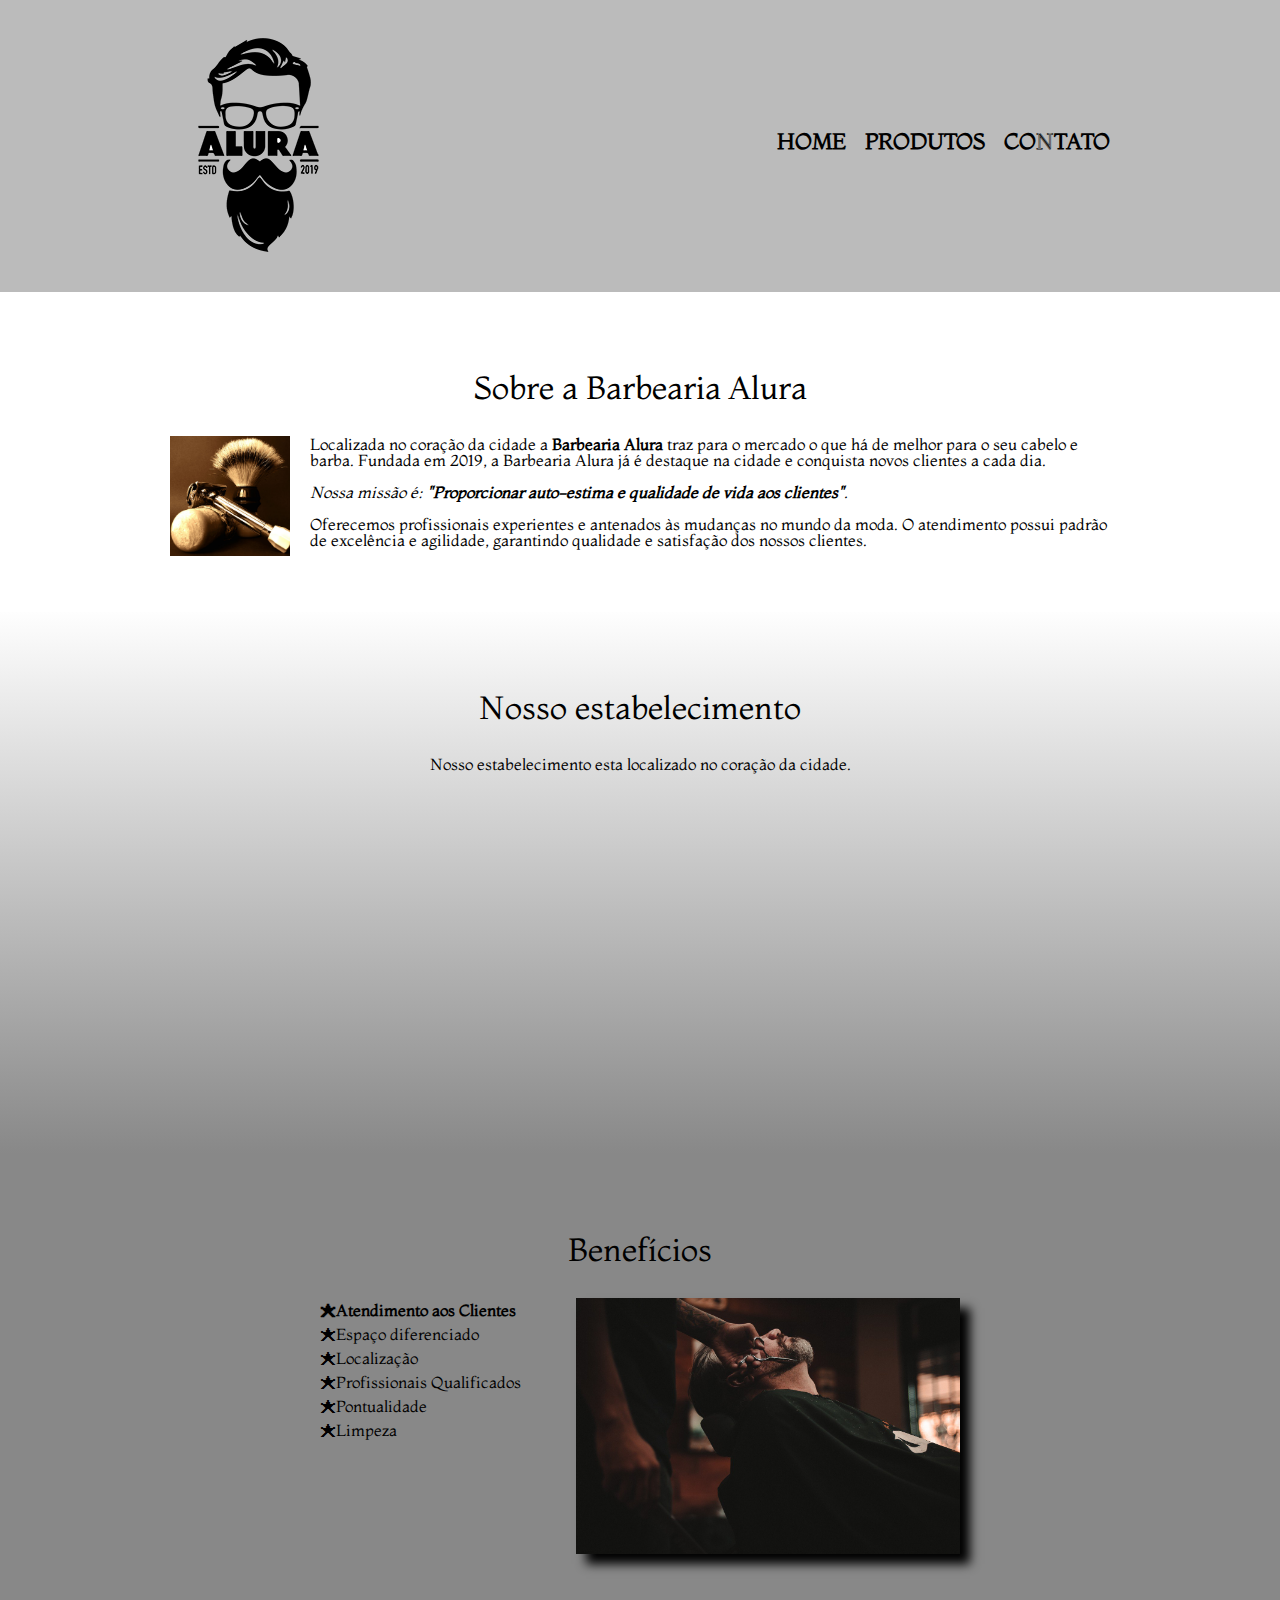
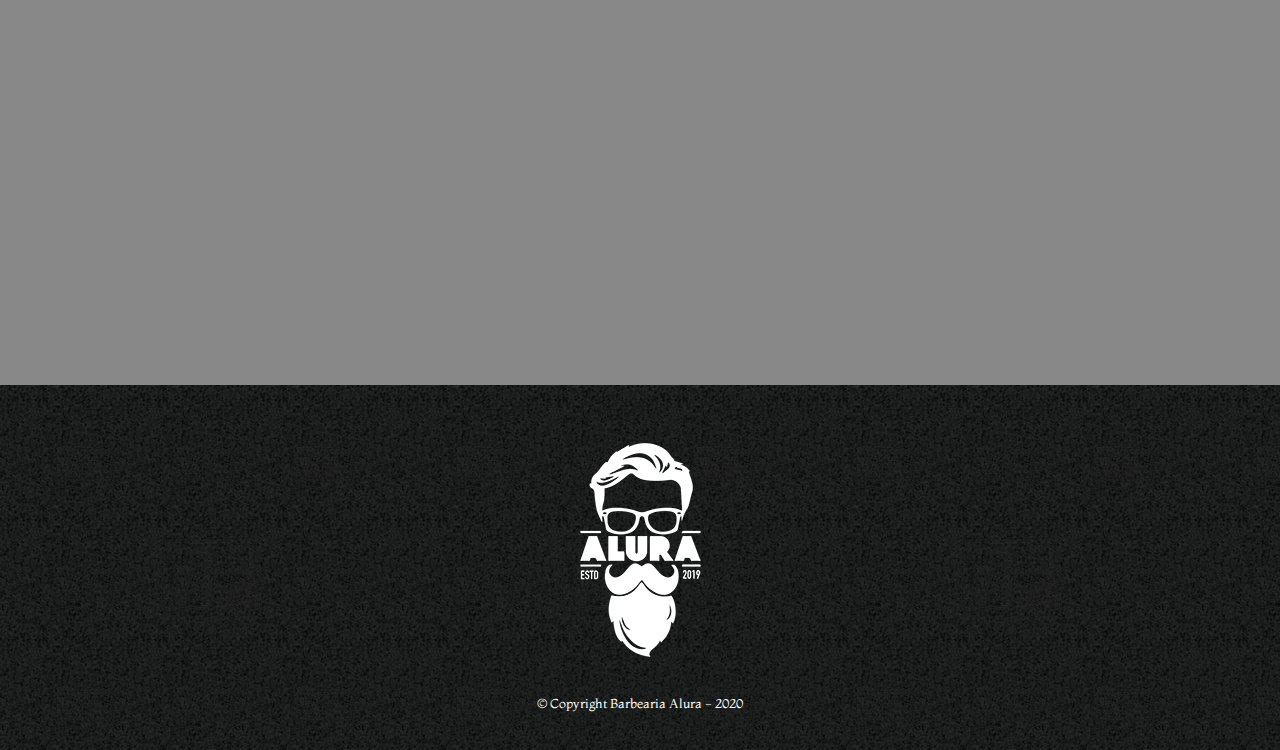
<file: Parte 1 - HTML e CSS/index.html>
<!DOCTYPE html>
<html lang="pt-br">
	<head>
		<meta charset="UTF-8">
		<meta name="viewport" content="width=device-width">
		<title>Barbearia Alura</title>


		<link rel="stylesheet" href="./css/reset.css">
		<link rel="stylesheet" href="./css/style.css">
		<link rel="preconnect" href="https://fonts.gstatic.com">
		<link rel="preconnect" href="https://fonts.gstatic.com">
		<link href="https://fonts.googleapis.com/css2?family=Montaga&display=swap" rel="stylesheet">
	</head>

	<body>
		<header>
			<div class="caixa">
				<h1><img src="./src/logo.png"></h1>

				<nav>
					<ul>
						<li><a href="index.html">Home</a></li>
						<li><a href="produtos.html">Produtos</a></li>
						<li><a href="contato.html">Contato</a></li>
					</ul>
				</nav>
			</div>
		</header>

		<main>
			<section class="principal">
				<h2 class="titulo-principal">Sobre a Barbearia Alura</h2>
				
				<img class="utensilios" src="./src/utensilios.jpg" alt="Utensilios de um barbeiro.">
				<p>Localizada no coração da cidade a <strong>Barbearia Alura</strong> traz para o mercado o que há de melhor para o seu cabelo e barba. Fundada em 2019, a Barbearia Alura já é destaque na cidade e conquista novos clientes a cada dia.</p>
	
				<p id="missao"><em>Nossa missão é: <strong>"Proporcionar auto-estima e qualidade de vida aos clientes"</strong>.</em></p>
	
				<p>Oferecemos profissionais experientes e antenados às mudanças no mundo da moda. O atendimento possui padrão de excelência e agilidade, garantindo qualidade e satisfação dos nossos clientes.</p>
			</section>

			<section class="mapa">
				<h3 class="titulo-principal">Nosso estabelecimento</h3>
				<p>Nosso estabelecimento esta localizado no coração da cidade.</p>

				<div class="mapa-conteudo">
					<iframe src="https://www.google.com/maps/embed?pb=!1m18!1m12!1m3!1d3656.4485981308358!2d-46.63465338445322!3d-23.588239368471914!2m3!1f0!2f0!3f0!3m2!1i1024!2i768!4f13.1!3m3!1m2!1s0x94ce5a2b2ed7f3a1%3A0xab35da2f5ca62674!2sCaelum%20-%20Escola%20de%20Tecnologia!5e0!3m2!1spt-BR!2sbr!4v1606758530000!5m2!1spt-BR!2sbr" width="100%" height="300" frameborder="0" style="border:0;" allowfullscreen="" aria-hidden="false" tabindex="0"></iframe>
				</div>
				
			</section>
	
			<section class="beneficios">
				<h3 class="titulo-principal">Benefícios</h3>

				<div class="conteudo-beneficios">
					<ul class="lista-beneficios">
						<li class="itens">Atendimento aos Clientes</li>
						<li class="itens">Espaço diferenciado</li>
						<li class="itens">Localização</li>
						<li class="itens">Profissionais Qualificados</li>
						<li class="itens">Pontualidade</li>
						<li class="itens">Limpeza</li>
					</ul><img src="./src/beneficios.jpg" class="imagem-beneficios">
				</div>
				<div class="video">
					<iframe width="100%" height="315" src="https://www.youtube.com/embed/wcVVXUV0YUY" frameborder="0" allow="accelerometer; autoplay; encrypted-media; gyroscope; picture-in-picture" allowfullscreen></iframe>
				</div>
			</section>
		</main>

		<footer>
			<img src="./src/logo-branco.png">
			<p class="copyright">&copy; Copyright Barbearia Alura - 2020</p>
		</footer>
	</body>
</html>
</file>
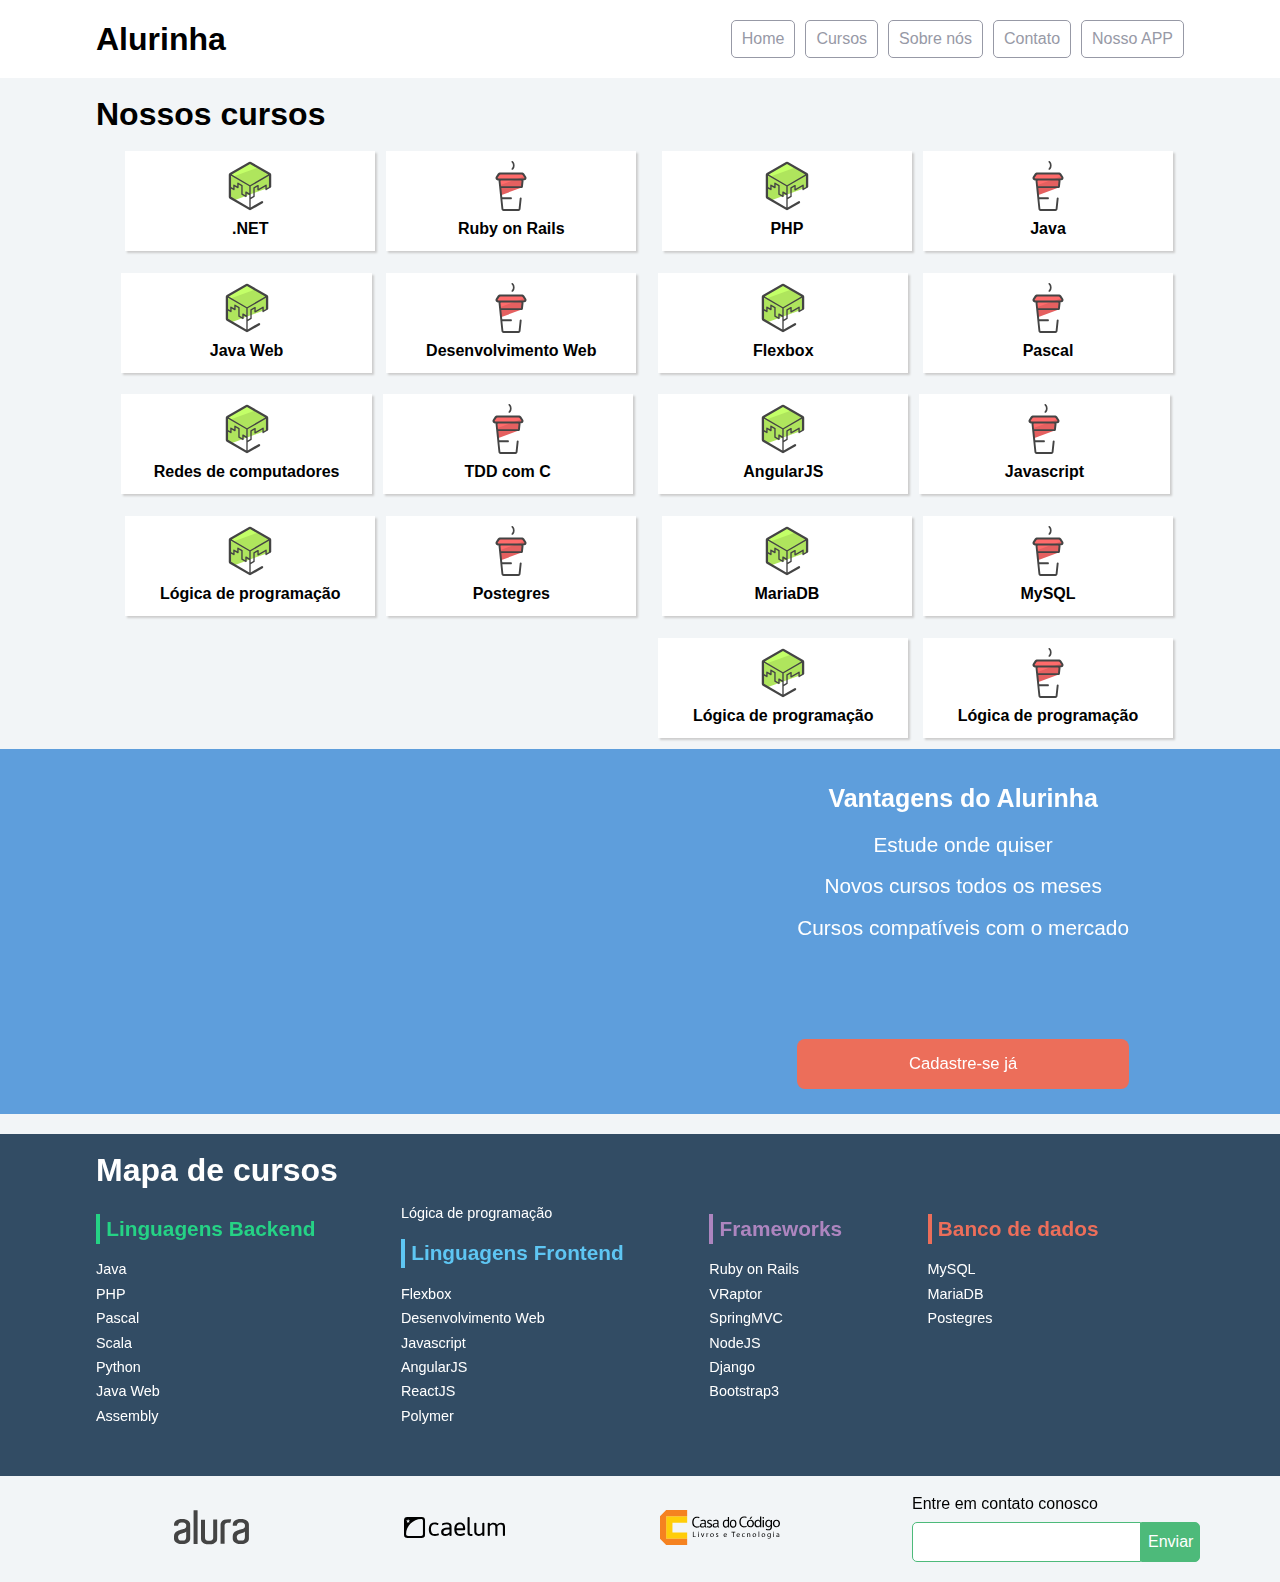
<file: Parte 4 - Flexbox - Posicione elementos na tela/index.html>
<!doctype html>
<html>
<head>
	<meta charset="utf-8">
	<meta name="viewport" content="width=device-width, initial-scale=1">
	<title>Alurinha | Cursos online</title>
	<link rel="stylesheet" href="css/reset.css">
	<link rel="stylesheet" href="css/style.css">
	<link rel="stylesheet" href="css/flexbox.css">
</head>
<body>

	<header class="cabecalhoPrincipal">
		<div class="container">
			<h1 class="cabecalhoPrincipal-titulo">
				<a href="#">Alurinha</a>
			</h1>

			<nav class="cabecalhoPrincipal-nav">
				<a class="cabecalhoPrincipal-nav-link" href="#">Home</a>
				<a class="cabecalhoPrincipal-nav-link" href="#">Cursos</a>
				<a class="cabecalhoPrincipal-nav-link" href="#">Sobre nós</a>
				<a class="cabecalhoPrincipal-nav-link" href="#">Contato</a>
				<a class="cabecalhoPrincipal-nav-link cabecalhoPrincipal-nav-link-app" href="#">Nosso APP</a>
			</nav>
		</div>

	</header>

	<main class="conteudoPrincipal">
		<div class="container">
			<h2 class="subtitulo">Nossos cursos</h2>

			<nav>
				<ul class="conteudoPrincipal-cursos">
					<li class="conteudoPrincipal-cursos-link"><a href="#">Java</a></li>
					<li class="conteudoPrincipal-cursos-link"><a href="#">PHP</a></li>
					<li class="conteudoPrincipal-cursos-link"><a href="#">Ruby on Rails</a></li>
					<li class="conteudoPrincipal-cursos-link"><a href="#">.NET</a></li>
					<li class="conteudoPrincipal-cursos-link"><a href="#">Pascal</a></li>
					<li class="conteudoPrincipal-cursos-link"><a href="#">Flexbox</a></li>
					<li class="conteudoPrincipal-cursos-link"><a href="#">Desenvolvimento Web</a></li>
					<li class="conteudoPrincipal-cursos-link"><a href="#">Java Web</a></li>
					<li class="conteudoPrincipal-cursos-link"><a href="#">Javascript</a></li>
					<li class="conteudoPrincipal-cursos-link"><a href="#">AngularJS</a></li>
					<li class="conteudoPrincipal-cursos-link"><a href="#">TDD com C</a></li>
					<li class="conteudoPrincipal-cursos-link"><a href="#">Redes de computadores</a></li>
					<li class="conteudoPrincipal-cursos-link"><a href="#">MySQL</a></li>
					<li class="conteudoPrincipal-cursos-link"><a href="#">MariaDB</a></li>
					<li class="conteudoPrincipal-cursos-link"><a href="#">Postegres</a></li>
					<li class="conteudoPrincipal-cursos-link"><a href="#">Lógica de programação</a></li>
					<li class="conteudoPrincipal-cursos-link"><a href="#">Lógica de programação</a></li>
					<li class="conteudoPrincipal-cursos-link"><a href="#">Lógica de programação</a></li>
				</ul>
			</nav>
		</div>

		<section class="videoSobre">
			<div class="container">
				<iframe class="videoSobre-video" width="560" height="315" src="https://www.youtube.com/embed/bIlOsJzBVaY?list=PLh2Y_pKOa4UcF1BYPJR3EIMRi3nWAUxIp" frameborder="0" allowfullscreen></iframe>
				
				<div class="videoSobre-sobre">
					<h2 class="videoSobre-sobre-title">Vantagens do Alurinha</h2>
					<ul class="videoSobre-sobre-list">
						<li class="videoSobre-sobre-item">Estude onde quiser</li>
						<li class="videoSobre-sobre-item">Novos cursos todos os meses</li>
						<li class="videoSobre-sobre-item">Cursos compatíveis com o mercado</li>
					</ul>
					<button class="videoSobre-button">Cadastre-se já</button>
				</div>
			</div>
		</section>

	</main>

	<footer class="rodapePrincipal">
		<div class="container">

			<section class="rodapePrincipal-navMap">
				<h3 class="subtitulo">Mapa de cursos</h3>
				<nav class="rodapePrincipal-navMap-list">

					<h4 class="navmap-list-title navmap-list-title-backend">Linguagens Backend</h4>
					<a class="rodapePrincipal-navMap-link" href="#">Java</a>
					<a class="rodapePrincipal-navMap-link" href="#">PHP</a>
					<a class="rodapePrincipal-navMap-link" href="#">Pascal</a>
					<a class="rodapePrincipal-navMap-link" href="#">Scala</a>
					<a class="rodapePrincipal-navMap-link" href="#">Python</a>
					<a class="rodapePrincipal-navMap-link" href="#">Java Web</a>
					<a class="rodapePrincipal-navMap-link" href="#">Assembly</a>
					<a class="rodapePrincipal-navMap-link" href="#">Lógica de programação</a>

					<h4 class="navmap-list-title navmap-list-title-frontend">Linguagens Frontend</h4>
					<a class="rodapePrincipal-navMap-link" href="#">Flexbox</a>
					<a class="rodapePrincipal-navMap-link" href="#">Desenvolvimento Web</a>
					<a class="rodapePrincipal-navMap-link" href="#">Javascript</a>
					<a class="rodapePrincipal-navMap-link" href="#">AngularJS</a>
					<a class="rodapePrincipal-navMap-link" href="#">ReactJS</a>
					<a class="rodapePrincipal-navMap-link" href="#">Polymer</a>
					
					<h4 class="navmap-list-title navmap-list-title-framework">Frameworks</h4>
					<a class="rodapePrincipal-navMap-link" href="#">Ruby on Rails</a>
					<a class="rodapePrincipal-navMap-link" href="#">VRaptor</a>
					<a class="rodapePrincipal-navMap-link" href="#">SpringMVC</a>
					<a class="rodapePrincipal-navMap-link" href="#">NodeJS</a>
					<a class="rodapePrincipal-navMap-link" href="#">Django</a>
					<a class="rodapePrincipal-navMap-link" href="#">Bootstrap3</a>

					<h4 class="navmap-list-title navmap-list-title-bancoDeDados">Banco de dados</h4>
					<a class="rodapePrincipal-navMap-link" href="#">MySQL</a>
					<a class="rodapePrincipal-navMap-link" href="#">MariaDB</a>
					<a class="rodapePrincipal-navMap-link" href="#">Postegres</a>

				</nav>
			</section>

		</div>

		<section class="rodapePrincipal-patrocinadores">
			<div class="container">
				<ul class="rodapePrincipal-patrocinadores-list">
					<li>
						<a class="rodapePrincipal-patrocinadores-list-link patrocinadores-list-link-alura" href="#">
							<img src="img/logos/alura.svg" alt="Logo da Alura">
						</a>
					</li>
					<li>
						<a class="rodapePrincipal-patrocinadores-list-link patrocinadores-list-link-caelum" href="#">
							<img src="img/logos/caelum.svg" alt="Logo da Caelum">
						</a>
					</li>
					<li>
						<a class="rodapePrincipal-patrocinadores-list-link patrocinadores-list-link-casaDoCodigo" href="#">
							<img src="img/logos/cdc.svg" alt="Logo da Casa do Código">
						</a>
					</li>
				</ul>
				<form class="rodapePrincipal-contatoForm" action="#">
					<fieldset>
						<legend class="rodapePrincipal-contatoForm-legend" for="email-contato">Entre em contato conosco</legend>
						<div class="rodapePrincipal-contatoForm-fieldset"> 
							<input class="rodapePrincipal-contatoForm-emailInput" type="email" name="email-contato" id="email-contato">
							<button class="rodapePrincipal-contatoForm-submit" type="submit">Enviar</button>
						</div>
					</fieldset>
				</form>
			</div>
		</section>
	</footer>

</body>
</html>
</file>
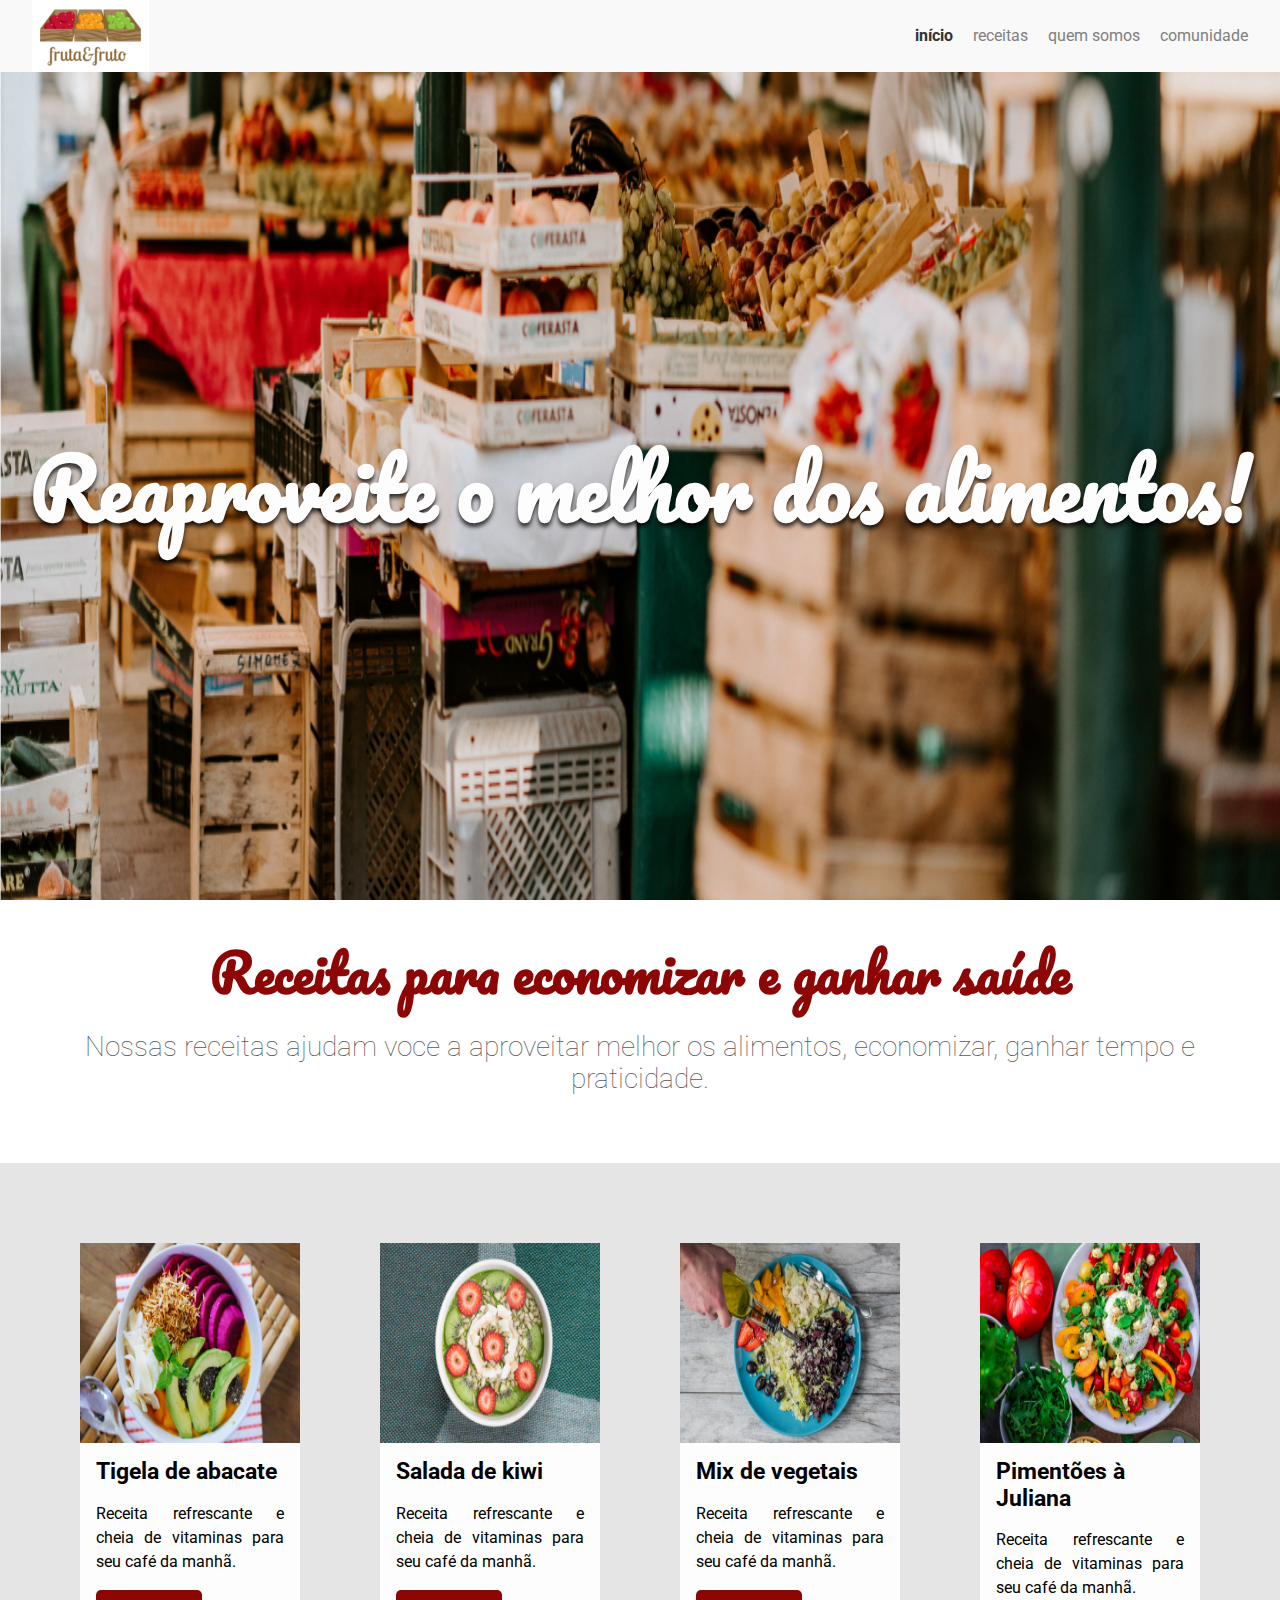
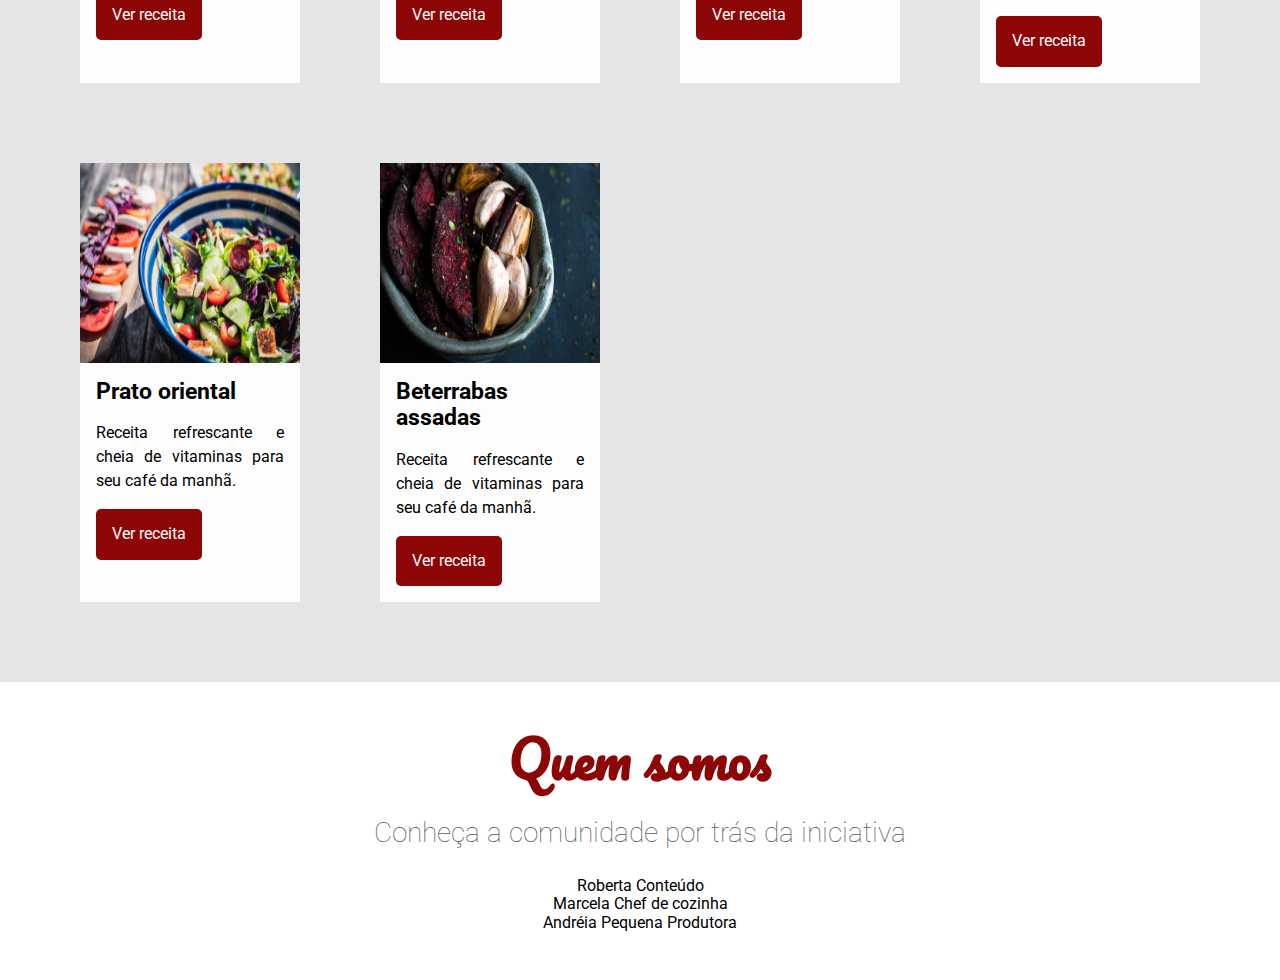
<file: Parte 6 - Arquitetura CSS/index.html>
<!DOCTYPE html>
<html lang="pt-BR">
    <head>
        <link href="https://fonts.googleapis.com/css?family=Pacifico|Roboto:100,300,400,500,700,900" rel="stylesheet" />
        <meta charset="UTF-8" />
        <meta name="viewport" content="width=device-width, initial-scale=1.0" />
        <meta http-equiv="X-UA-Compatible" content="ie=edge" />
        <title>Fruta & Fruto</title>
        <link href="./assets/css/normalize.css" rel="stylesheet" />
        <link href="./assets/css/reset.css" rel="stylesheet" />
        <link rel="stylesheet" href="./assets/css/cabecalho.css">
        <link rel="stylesheet" href="./assets/css/menu/menu-item.css">
        <link rel="stylesheet" href="./assets/css/menu/menu-lista.css">
        <link rel="stylesheet" href="./assets/css/menu/menu-link.css">
        <link rel="stylesheet" href="./assets/css/banner/banner-imagem.css">
        <link rel="stylesheet" href="./assets/css/banner/banner-titulo.css">
        <link rel="stylesheet" href="./assets/css/banner/banner.css">
        <link rel="stylesheet" href="./assets/css/sobre/sobre.css">
        <link rel="stylesheet" href="./assets/css/sobre/sobre-titulo.css">
        <link rel="stylesheet" href="./assets/css/sobre/sobre-descricao.css">
        <link rel="stylesheet" href="./assets/css/receitas/receitas.css">
        <link rel="stylesheet" href="./assets/css/receitas/receita.css">
        <link rel="stylesheet" href="./assets/css/receitas/receita-titulo.css">
        <link rel="stylesheet" href="./assets/css/receitas/receita-descricao.css">
        <link rel="stylesheet" href="./assets/css/receitas/receita-imagem.css">
        <link rel="stylesheet" href="./assets/css/receitas/receita-conteudo.css">
        <link rel="stylesheet" href="./assets/css/receitas/receita-botao.css">
        <link rel="stylesheet" href="./assets/css/receitas/receita-titulo.css">
        <link rel="stylesheet" href="./assets/css/quemSomos/quemSomos.css">
        <link rel="stylesheet" href="./assets/css/quemSomos/quemSomos-descricao.css">
        <link rel="stylesheet" href="./assets/css/quemSomos/quemSomos-titulo.css">

    </head>
    <body>
        <header class="cabecalho">
            <img class="logo" src="./assets/img/logo.jpg" alt="Fruta e Fruto">
            <nav class="menu">
                <ul class="menu__lista">
                    <li class="menu__item"><a class="menu__link ativo"  href="">Início</a></li>
                    <li class="menu__item"><a class="menu__link" href="#">Receitas</a></li>
                    <li class="menu__item"><a class="menu__link" href="#">Quem somos</a></li>
                    <li class="menu__item"><a class="menu__link" href="#">Comunidade</a></li>
                </ul>
            </nav>
        </header>

        <section class="banner">
            <img class="banner__imagem" src="./assets/img/banner.jpg">
            <h2 class="banner__titulo">Reaproveite o melhor dos alimentos!</h2>
        </section>

        <section class="sobre">
            <h2 class="sobre__titulo">Receitas para economizar e ganhar saúde</h2>
            <p class="sobre__descricao">Nossas receitas ajudam voce a aproveitar melhor os alimentos, economizar, ganhar tempo e praticidade.</p>
        </section>

        <section class="receitas">
            <div class="receita">
                <img alt="Tigela de abacate" class="receita__imagem" src="./assets/img/receitas/tigela-de-abacate.jpg" />
                <div class="receita__conteudo">
                    <h4 class="receita__titulo">Tigela de abacate</h4>
                    <p class="receita__descricao">Receita refrescante e cheia de vitaminas para seu café da manhã.</p>
                    <button class="receita__botao">Ver receita</button>
                </div>
            </div>
            <div class="receita">
                <img alt="Salada de kiwi" class="receita__imagem" src="./assets/img/receitas/salada-de-kiwi.jpg" />
                <div class="receita__conteudo">
                    <h4 class="receita__titulo">Salada de kiwi</h4>
                    <p class="receita__descricao">Receita refrescante e cheia de vitaminas para seu café da manhã.</p>
                    <button class="receita__botao">Ver receita</button>
                </div>
            </div>
            <div class="receita">
                <img alt="Mix de vegetais" class="receita__imagem" src="./assets/img/receitas/mix-de-vegetais.jpg" />
                <div class="receita__conteudo">
                    <h4 class="receita__titulo">Mix de vegetais</h4>
                    <p class="receita__descricao">Receita refrescante e cheia de vitaminas para seu café da manhã.</p>
                    <button class="receita__botao">Ver receita</button>
                </div>
            </div>
            <div class="receita">
                <img alt="Pimentões à Juliana" class="receita__imagem" src="./assets/img/receitas/pimentoes-a-juliana.jpg" />
                <div class="receita__conteudo">
                    <h4 class="receita__titulo">Pimentões à Juliana</h4>
                    <p class="receita__descricao">Receita refrescante e cheia de vitaminas para seu café da manhã.</p>
                    <button class="receita__botao">Ver receita</button>
                </div>
            </div>
            <div class="receita">
                <img alt="Prato oriental" class="receita__imagem" src="./assets/img/receitas/prato-oriental.jpg" />
                <div class="receita__conteudo">
                    <h4 class="receita__titulo">Prato oriental</h4>
                    <p class="receita__descricao">Receita refrescante e cheia de vitaminas para seu café da manhã.</p>
                    <button class="receita__botao">Ver receita</button>
                </div>
            </div>
            <div class="receita">
                <img alt="Beterrabas assadas" class="receita__imagem" src="./assets/img/receitas/beterrabas-assadas.jpg" />
                <div class="receita__conteudo">
                    <h4 class="receita__titulo">Beterrabas assadas</h4>
                    <p class="receita__descricao">Receita refrescante e cheia de vitaminas para seu café da manhã.</p>
                    <button class="receita__botao">Ver receita</button>
                </div>
            </div>
        </section>

        <section class="quem-somos">
            <h3 class="quem-somos__titulo">Quem somos</h3>
            <p class="quem-somos__descricao">Conheça a comunidade por trás da iniciativa</p>
            <div class="pessoas">
                <div class="pessoa">
                    <div class="pessoa__imagem pessoa__imagem--roberta"></div>
                    <span class="pessoa__nome">Roberta</span>
                    <span class="pessoa__funcao">Conteúdo</span>
                </div>
                <div class="pessoa">
                    <div class="pessoa__imagem pessoa__imagem--marcela"></div>
                    <span class="pessoa__nome">Marcela</span>
                    <span class="pessoa__funcao">Chef de cozinha</span>
                </div>
                <div class="pessoa">
                    <div class="pessoa__imagem pessoa__imagem--andreia"></div>
                    <span class="pessoa__nome">Andréia</span>
                    <span class="pessoa__funcao">Pequena Produtora</span>
                </div>
            </div>
        </section>

        <main></main>
        <footer></footer>
    </body>
</html>
</file>
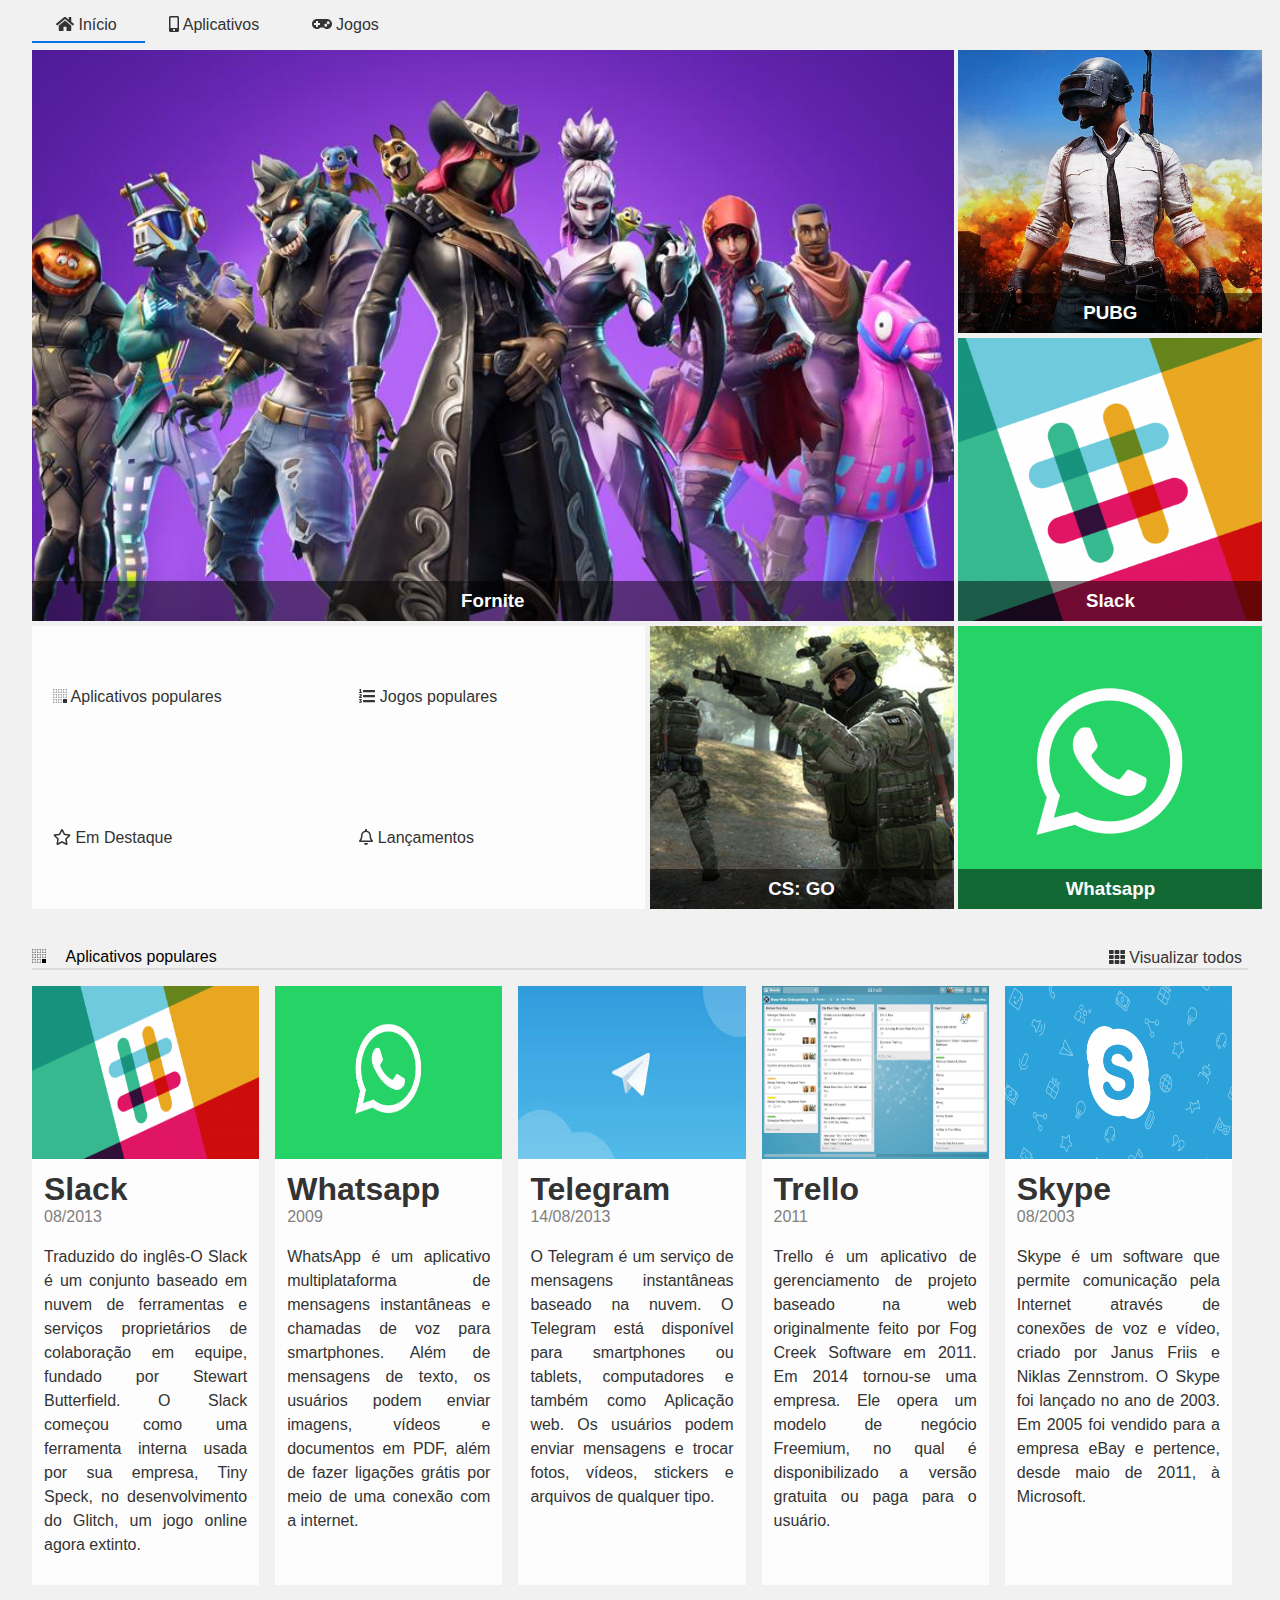
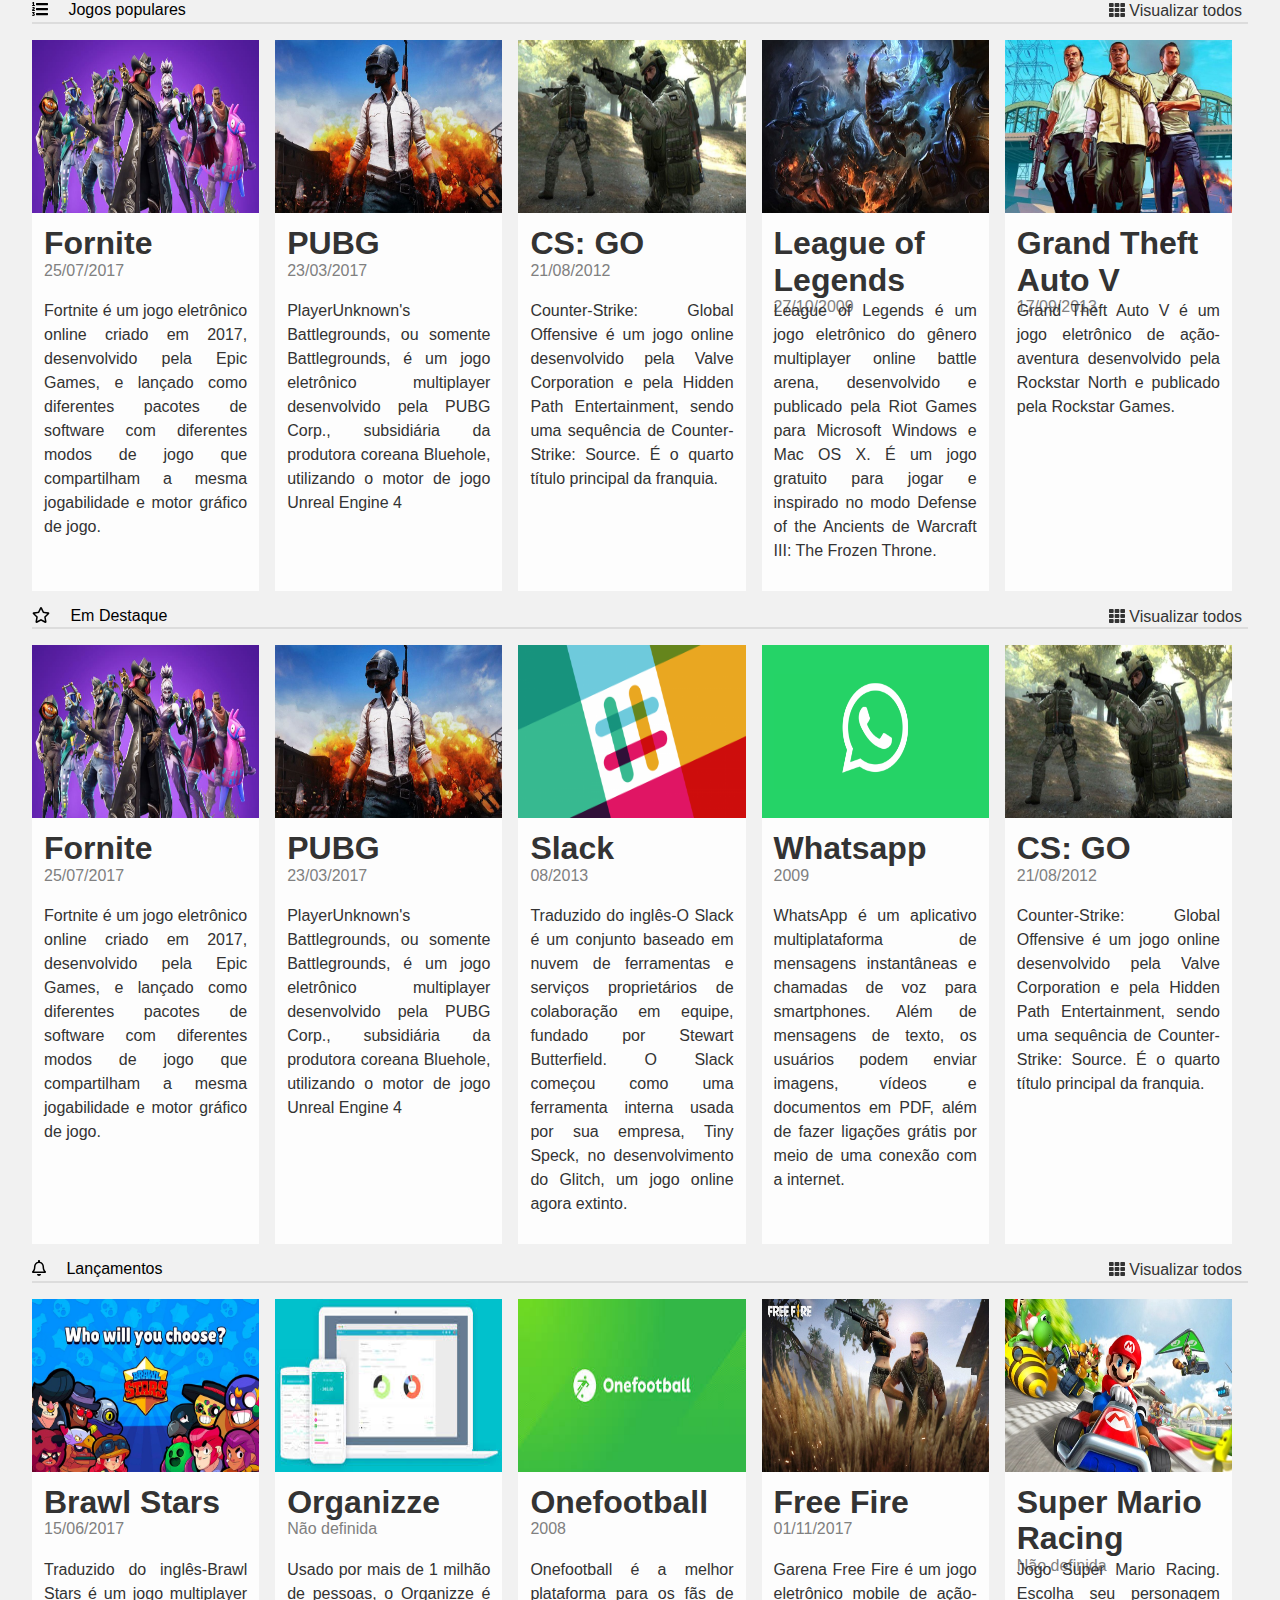
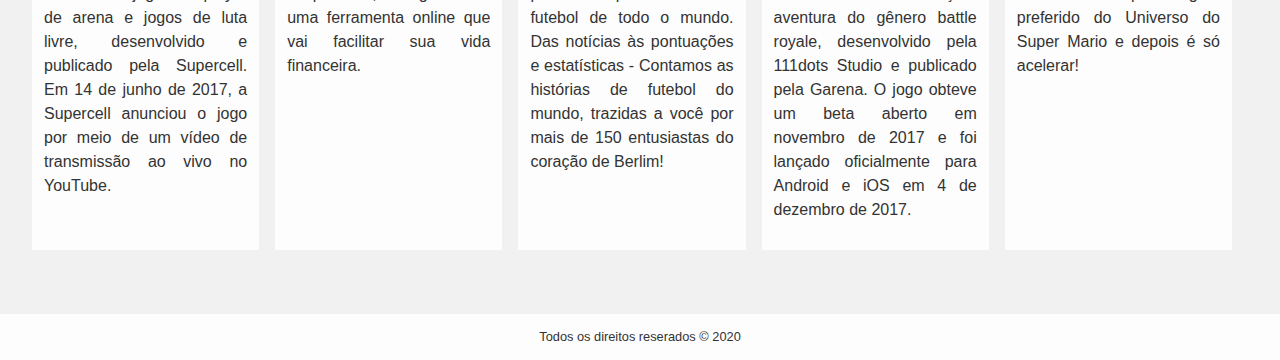
<file: Parte 5 - CSS Grid - Simplificando layouts/alura-store/index.html>
<!DOCTYPE html>
<html lang="en">
<head>
    <meta charset="UTF-8">
    <meta name="viewport" content="width=device-width, initial-scale=1.0">
    <meta http-equiv="X-UA-Compatible" content="ie=edge">
    <title>Alura Store | Baixe nossos aplicativos e jogos</title>
    <link href="./assets/css/normalize.css" rel="stylesheet">
    <link href="./assets/css/reset.css" rel="stylesheet">
    <link href="./assets/css/style.css" rel="stylesheet">
    <link href="./assets/css/destaques.css" rel="stylesheet">
    <link href="./assets/css/populares.css" rel="stylesheet">
    <link href="./assets/css/menu.css" rel="stylesheet">
    <link href="./assets/css/responsivo.css" rel="stylesheet">
</head>
<body class="app">
    <header class="cabecalho">
        <nav class="menu">
            <ul class="menu__lista">
                <li class="menu__item">
                    <a class="menu__link ativo" href="#">
                        <i class="fas fa-home"></i>
                        Início
                    </a>
                    <a class="menu__link" href="#">
                        <i class="fas fa-mobile-alt"></i>
                        Aplicativos</a>
                    <a class="menu__link" href="#">
                        <i class="fas fa-gamepad"></i>
                        Jogos
                    </a>
                </li>
            </ul>
        </nav>
    </header>

    <main class="conteudo">
        <section class="destaques">
            <div class="destaques__principal caixa">
                <h3 class="destaques__titulo">Fornite</h3>
            </div>
            <div class="destaques__secundario caixa">
                <h3 class="destaques__titulo">PUBG</h3>
            </div>
            <div class="destaques__secundario caixa">
                <h3 class="destaques__titulo">Slack</h3>
            </div>
            <div class="destaques__secundario caixa">
                <h3 class="destaques__titulo">Whatsapp</h3>
            </div>
            <div class="destaques__secundario caixa">
                <h3 class="destaques__titulo">CS: GO</h3>
            </div>
            <div class="destaques__categorias">
                <ul class="destaques__categorias___lista">
                    <li class="destaques__categorias___item">
                        <a class="destaques__categorias___link" href="#">
                            <i class="destaques__categorias___icone fab fa-buromobelexperte"></i>
                            Aplicativos populares
                        </a>
                    </li>
                    <li class="destaques__categorias___item">
                        <a class="destaques__categorias___link" href="#">
                            <i class="fas fa-list-ol"></i>
                            Jogos populares
                        </a>
                    </li>
                    <li class="destaques__categorias___item">
                        <a class="destaques__categorias___link" href="#">
                            <i class="far fa-star"></i>
                            Em Destaque
                        </a>
                    </li>
                    <li class="destaques__categorias___item">
                        <a class="destaques__categorias___link" href="#">
                            <i class="far fa-bell"></i>
                            Lançamentos
                        </a>
                    </li>
                </ul>
            </div>
        </section>


        <section class="populares">
            <div class="populares__itens">
                <div class="populares__info">
                    <div class="populares__cabecalho">
                        <h4 class="populares__titulo">
                            <i class="populares__icone fab fa-buromobelexperte"></i>
                            Aplicativos populares
                        </h4>
                        <button class="populares__botao">
                            <i class="fas fa-th"></i>
                            Visualizar todos
                        </button>
                    </div>
                </div>
                <div class="populares__conteudo">
                    <div class="populares__card">
                        <img class="populares__card___imagem" src="./assets/img/slack.png">
                        <div class="populares__card___corpo">
                            <div class="populares__card___cabecalho">
                                <h5 class="populares__card___titulo">Slack</h5>
                                <time class="populares__card___data" datetime="2013-08-01">08/2013</time>
                            </div>
                            <div class="populares__card___descricao">
                                Traduzido do inglês-O Slack é um conjunto baseado em nuvem de ferramentas e serviços proprietários de colaboração em equipe, fundado por Stewart Butterfield. O Slack começou como uma ferramenta interna usada por sua empresa, Tiny Speck, no desenvolvimento do Glitch, um jogo online agora extinto.
                            </div>
                        </div>
                    </div>
                    <div class="populares__card">
                        <img class="populares__card___imagem" src="./assets/img/whatsapp.png">
                        <div class="populares__card___corpo">
                            <div class="populares__card___cabecalho">
                                <h5 class="populares__card___titulo">Whatsapp</h5>
                                <time class="populares__card___data" datetime="20090-01-01">2009</time>
                            </div>
                            <div class="populares__card___descricao">
                                WhatsApp é um aplicativo multiplataforma de mensagens instantâneas e chamadas de voz para smartphones. Além de mensagens de texto, os usuários podem enviar imagens, vídeos e documentos em PDF, além de fazer ligações grátis por meio de uma conexão com a internet.
                            </div>
                        </div>
                    </div>
                    <div class="populares__card">
                        <img class="populares__card___imagem" src="./assets/img/telegram.jpeg">
                        <div class="populares__card___corpo">
                            <div class="populares__card___cabecalho">
                                <h5 class="populares__card___titulo">Telegram</h5>
                                <time class="populares__card___data" datetime="2013-08-14">14/08/2013</time>
                            </div>
                            <div class="populares__card___descricao">
                                O Telegram é um serviço de mensagens instantâneas baseado na nuvem. O Telegram está disponível para smartphones ou tablets, computadores e também como Aplicação web. Os usuários podem enviar mensagens e trocar fotos, vídeos, stickers e arquivos de qualquer tipo.
                            </div>
                        </div>
                    </div>
                    <div class="populares__card">
                        <img class="populares__card___imagem" src="./assets/img/trello.jpg">
                        <div class="populares__card___corpo">
                            <div class="populares__card___cabecalho">
                                <h5 class="populares__card___titulo">Trello</h5>
                                <time class="populares__card___data" datetime="2011-01-01">2011</time>
                            </div>
                            <div class="populares__card___descricao">
                                Trello é um aplicativo de gerenciamento de projeto baseado na web originalmente feito por Fog Creek Software em 2011. Em 2014 tornou-se uma empresa. Ele opera um modelo de negócio Freemium, no qual é disponibilizado a versão gratuita ou paga para o usuário.
                            </div>
                        </div>
                    </div>
                    <div class="populares__card">
                        <img class="populares__card___imagem" src="./assets/img/skype.png">
                        <div class="populares__card___corpo">
                            <div class="populares__card___cabecalho">
                                <h5 class="populares__card___titulo">Skype</h5>
                                <time class="populares__card___data" datetime="2003-08-01">08/2003</time>
                            </div>
                            <div class="populares__card___descricao">
                                Skype é um software que permite comunicação pela Internet através de conexões de voz e vídeo, criado por Janus Friis e Niklas Zennstrom. O Skype foi lançado no ano de 2003. Em 2005 foi vendido para a empresa eBay e pertence, desde maio de 2011, à Microsoft.
                            </div>
                        </div>
                    </div>
                </div>
            </div>
            <div class="populares__itens">
                <div class="populares__info">
                    <div class="populares__cabecalho">
                        <h4 class="populares__titulo">
                            <i class="populares__icone fas fa-list-ol"></i>
                            Jogos populares
                        </h4>
                        <button class="populares__botao">
                            <i class="fas fa-th"></i>
                            Visualizar todos
                        </button>
                    </div>
                </div>
                <div class="populares__conteudo">
                    <div class="populares__card">
                        <img class="populares__card___imagem" src="./assets/img/fortnite.jpg">
                        <div class="populares__card___corpo">
                            <div class="populares__card___cabecalho">
                                <h5 class="populares__card___titulo">Fornite</h5>
                                <time class="populares__card___data" datetime="2017-07-25">25/07/2017</time>
                            </div>
                            <div class="populares__card___descricao">
                                Fortnite é um jogo eletrônico online criado em 2017, desenvolvido pela Epic Games, e lançado como diferentes pacotes de software com diferentes modos de jogo que compartilham a mesma jogabilidade e motor gráfico de jogo.
                            </div>
                        </div>
                    </div>
                    <div class="populares__card">
                        <img class="populares__card___imagem" src="./assets/img/pubg.jpg">
                        <div class="populares__card___corpo">
                            <div class="populares__card___cabecalho">
                                <h5 class="populares__card___titulo">PUBG</h5>
                                <time class="populares__card___data" datetime="2017-03-23">23/03/2017</time>
                            </div>
                            <div class="populares__card___descricao">
                                PlayerUnknown's Battlegrounds, ou somente Battlegrounds, é um jogo eletrônico multiplayer desenvolvido pela PUBG Corp., subsidiária da produtora coreana Bluehole, utilizando o motor de jogo Unreal Engine 4
                            </div>
                        </div>
                    </div>
                    <div class="populares__card">
                        <img class="populares__card___imagem" src="./assets/img/cs-go.jpg">
                        <div class="populares__card___corpo">
                            <div class="populares__card___cabecalho">
                                <h5 class="populares__card___titulo">CS: GO</h5>
                                <time class="populares__card___data" datetime="2012-08-21">21/08/2012</time>
                            </div>
                            <div class="populares__card___descricao">
                                Counter-Strike: Global Offensive é um jogo online desenvolvido pela Valve Corporation e pela Hidden Path Entertainment, sendo uma sequência de Counter-Strike: Source. É o quarto título principal da franquia.
                            </div>
                        </div>
                    </div>
                    <div class="populares__card">
                        <img class="populares__card___imagem" src="./assets/img/lol.jpg">
                        <div class="populares__card___corpo">
                            <div class="populares__card___cabecalho">
                                <h5 class="populares__card___titulo">League of Legends</h5>
                                <time class="populares__card___data" datetime="2009-10-27">27/10/2009</time>
                            </div>
                            <div class="populares__card___descricao">
                                League of Legends é um jogo eletrônico do gênero multiplayer online battle arena, desenvolvido e publicado pela Riot Games para Microsoft Windows e Mac OS X. É um jogo gratuito para jogar e inspirado no modo Defense of the Ancients de Warcraft III: The Frozen Throne.
                            </div>
                        </div>
                    </div>
                    <div class="populares__card">
                        <img class="populares__card___imagem" src="./assets/img/gta-v.jpg">
                        <div class="populares__card___corpo">
                            <div class="populares__card___cabecalho">
                                <h5 class="populares__card___titulo">Grand Theft Auto V</h5>
                                <time class="populares__card___data" datetime="2013-09-17">17/09/2013</time>
                            </div>
                            <div class="populares__card___descricao">
                                Grand Theft Auto V é um jogo eletrônico de ação-aventura desenvolvido pela Rockstar North e publicado pela Rockstar Games.
                            </div>
                        </div>
                    </div>
                </div>
            </div>
            <div class="populares__itens">
                <div class="populares__info">
                    <div class="populares__cabecalho">
                        <h4 class="populares__titulo">
                            <i class="populares__icone far fa-star"></i>
                            Em Destaque
                        </h4>
                        <button class="populares__botao">
                            <i class="fas fa-th"></i>
                            Visualizar todos
                        </button>
                    </div>
                </div>
                <div class="populares__conteudo">
                    <div class="populares__card">
                        <img class="populares__card___imagem" src="./assets/img/fortnite.jpg">
                        <div class="populares__card___corpo">
                            <div class="populares__card___cabecalho">
                                <h5 class="populares__card___titulo">Fornite</h5>
                                <time class="populares__card___data" datetime="2017-07-25">25/07/2017</time>
                            </div>
                            <div class="populares__card___descricao">
                                Fortnite é um jogo eletrônico online criado em 2017, desenvolvido pela Epic Games, e lançado como diferentes pacotes de software com diferentes modos de jogo que compartilham a mesma jogabilidade e motor gráfico de jogo.
                            </div>
                        </div>
                    </div>
                    <div class="populares__card">
                        <img class="populares__card___imagem" src="./assets/img/pubg.jpg">
                        <div class="populares__card___corpo">
                            <div class="populares__card___cabecalho">
                                <h5 class="populares__card___titulo">PUBG</h5>
                                <time class="populares__card___data" datetime="2017-03-23">23/03/2017</time>
                            </div>
                            <div class="populares__card___descricao">
                                PlayerUnknown's Battlegrounds, ou somente Battlegrounds, é um jogo eletrônico multiplayer desenvolvido pela PUBG Corp., subsidiária da produtora coreana Bluehole, utilizando o motor de jogo Unreal Engine 4
                            </div>
                        </div>
                    </div>
                    <div class="populares__card">
                        <img class="populares__card___imagem" src="./assets/img/slack.png">
                        <div class="populares__card___corpo">
                            <div class="populares__card___cabecalho">
                                <h5 class="populares__card___titulo">Slack</h5>
                                <time class="populares__card___data" datetime="2013-08-01">08/2013</time>
                            </div>
                            <div class="populares__card___descricao">
                                Traduzido do inglês-O Slack é um conjunto baseado em nuvem de ferramentas e serviços proprietários de colaboração em equipe, fundado por Stewart Butterfield. O Slack começou como uma ferramenta interna usada por sua empresa, Tiny Speck, no desenvolvimento do Glitch, um jogo online agora extinto.
                            </div>
                        </div>
                    </div>
                    <div class="populares__card">
                        <img class="populares__card___imagem" src="./assets/img/whatsapp.png">
                        <div class="populares__card___corpo">
                            <div class="populares__card___cabecalho">
                                <h5 class="populares__card___titulo">Whatsapp</h5>
                                <time class="populares__card___data" datetime="20090-01-01">2009</time>
                            </div>
                            <div class="populares__card___descricao">
                                WhatsApp é um aplicativo multiplataforma de mensagens instantâneas e chamadas de voz para smartphones. Além de mensagens de texto, os usuários podem enviar imagens, vídeos e documentos em PDF, além de fazer ligações grátis por meio de uma conexão com a internet.
                            </div>
                        </div>
                    </div>
                    <div class="populares__card">
                        <img class="populares__card___imagem" src="./assets/img/cs-go.jpg"> 
                        <div class="populares__card___corpo">
                            <div class="populares__card___cabecalho">
                                <h5 class="populares__card___titulo">CS: GO</h5>
                                <time class="populares__card___data" datetime="2012-08-21">21/08/2012</time>
                            </div>
                            <div class="populares__card___descricao">
                                Counter-Strike: Global Offensive é um jogo online desenvolvido pela Valve Corporation e pela Hidden Path Entertainment, sendo uma sequência de Counter-Strike: Source. É o quarto título principal da franquia.
                            </div>
                        </div>
                    </div>
                </div>
            </div>
            <div class="populares__itens">
                <div class="populares__info">
                    <div class="populares__cabecalho">
                        <h4 class="populares__titulo">
                            <i class="populares__icone far fa-bell"></i>
                            Lançamentos
                        </h4>
                        <button class="populares__botao">
                            <i class="fas fa-th"></i>
                            Visualizar todos
                        </button>
                    </div>
                </div>
                <div class="populares__conteudo">
                    <div class="populares__card">
                        <img class="populares__card___imagem" src="./assets/img/brawl-stars.jpg"> 
                        <div class="populares__card___corpo">
                            <div class="populares__card___cabecalho">
                                <h5 class="populares__card___titulo">Brawl Stars</h5>
                                <time class="populares__card___data" datetime="2017-06-15">15/06/2017</time>
                            </div>
                            <div class="populares__card___descricao">
                                Traduzido do inglês-Brawl Stars é um jogo multiplayer de arena e jogos de luta livre, desenvolvido e publicado pela Supercell. Em 14 de junho de 2017, a Supercell anunciou o jogo por meio de um vídeo de transmissão ao vivo no YouTube.
                            </div>
                        </div>
                    </div>
                    <div class="populares__card">
                        <img class="populares__card___imagem" src="./assets/img/organizze.jpeg"> 
                        <div class="populares__card___corpo">
                            <div class="populares__card___cabecalho">
                                <h5 class="populares__card___titulo">Organizze</h5>
                                <time class="populares__card___data" datetime="">Não definida</time>
                            </div>
                            <div class="populares__card___descricao">
                                Usado por mais de 1 milhão de pessoas, o Organizze é uma ferramenta online que vai facilitar sua vida financeira.  
                            </div>
                        </div>
                    </div>
                    <div class="populares__card">
                        <img class="populares__card___imagem" src="./assets/img/onefotball.jpeg"> 
                        <div class="populares__card___corpo">
                            <div class="populares__card___cabecalho">
                                <h5 class="populares__card___titulo">Onefootball</h5>
                                <time class="populares__card___data" datetime="2008-01-01">2008</time>
                            </div>
                            <div class="populares__card___descricao">
                                Onefootball é a melhor plataforma para os fãs de futebol de todo o mundo. Das notícias às pontuações e estatísticas - Contamos as histórias de futebol do mundo, trazidas a você por mais de 150 entusiastas do coração de Berlim!
                            </div>
                        </div>
                    </div>
                    <div class="populares__card">
                        <img class="populares__card___imagem" src="./assets/img/free-fire.jpg"> 
                        <div class="populares__card___corpo">
                            <div class="populares__card___cabecalho">
                                <h5 class="populares__card___titulo">Free Fire</h5>
                                <time class="populares__card___data" datetime="2017-11-01">01/11/2017</time>
                            </div>
                            <div class="populares__card___descricao">
                                Garena Free Fire é um jogo eletrônico mobile de ação-aventura do gênero battle royale, desenvolvido pela 111dots Studio e publicado pela Garena. O jogo obteve um beta aberto em novembro de 2017 e foi lançado oficialmente para Android e iOS em 4 de dezembro de 2017.
                            </div>
                        </div>
                    </div>
                    <div class="populares__card">
                        <img class="populares__card___imagem" src="./assets/img/mario-kart.jpg"> 
                        <div class="populares__card___corpo">
                            <div class="populares__card___cabecalho">
                                <h5 class="populares__card___titulo">Super Mario Racing</h5>
                                <time class="populares__card___data" datetime="">Não definida</time>
                            </div>
                            <div class="populares__card___descricao">
                                Jogo Super Mario Racing. Escolha seu personagem preferido do Universo do Super Mario e depois é só acelerar!
                            </div>
                        </div>
                    </div>
                </div>
            </div>
        </section>
    </main>

    <footer class="rodape">
        Todos os direitos reserados &copy; 2020
    </footer>


    <script src="./assets/js/fontawesome.all.min.js"></script>
</body>
</html>
</file>
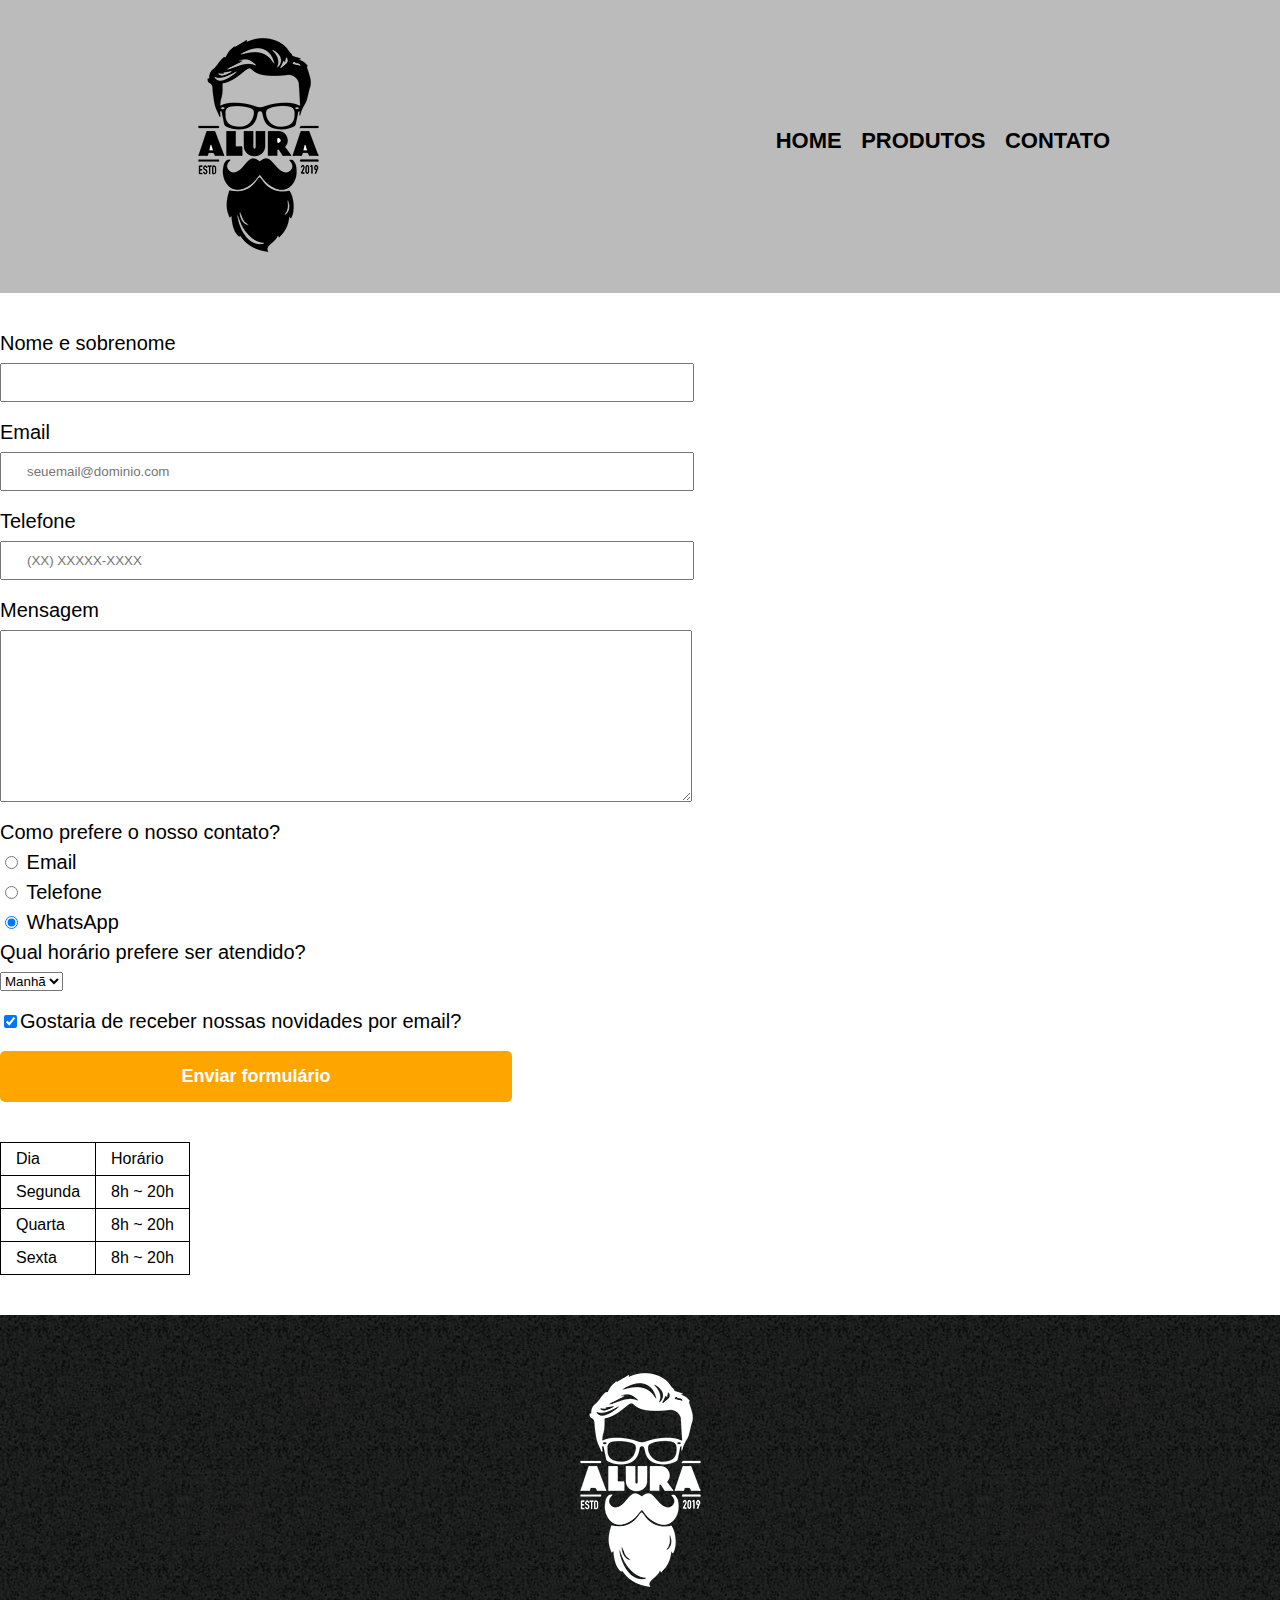
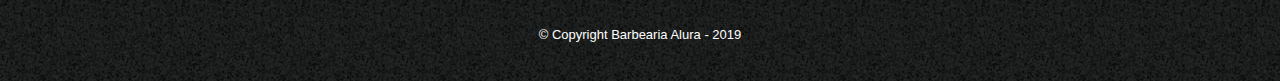
<file: Parte 1 - HTML e CSS/contato.html>
<!DOCTYPE html>
<html>
	<head>
		<meta charset="UTF-8">
		<title>Contato - Barbearia Alura</title>

		<link rel="stylesheet" href="./css/reset.css">
		<link rel="stylesheet" href="./css/style.css">
	</head>
	<body>
		<header>
			<div class="caixa">
				<h1><img src="./src/logo.png" alt="Logo da Barbearia Alura"></h1>

				<nav>
					<ul>
						<li><a href="index.html">Home</a></li>
						<li><a href="produtos.html">Produtos</a></li>
						<li><a href="contato.html">Contato</a></li>
					</ul>
				</nav>
			</div>
		</header>

		<main>
			<form>
				<label for="nomesobrenome">Nome e sobrenome</label>
				<input type="text" id="nomesobrenome" class="input-padrao" required>

				<label for="email">Email</label>
				<input type="email" id="email" class="input-padrao" required placeholder="seuemail@dominio.com">

				<label for="telefone">Telefone</label>
				<input type="tel" id="telefone" class="input-padrao" required placeholder="(XX) XXXXX-XXXX">

				<label for="mensagem">Mensagem</label>
				<textarea cols="70" rows="10" id="mensagem" class="input-padrao" required></textarea>

				<fieldset>
					<legend>Como prefere o nosso contato?</legend>
					<label for="radio-email"><input type="radio" name="contato" value="email" id="radio-email"> Email</label>
					
					<label for="radio-telefone"><input type="radio" name="contato" value="telefone" id="radio-telefone"> Telefone</label>
					
					<label for="radio-whatsapp"><input type="radio" name="contato" value="whatsapp" id="radio-whatsapp" checked> WhatsApp</label>
				</fieldset>

				<fieldset>
					<legend>Qual horário prefere ser atendido?</legend>
					<select>
						<option>Manhã</option>
						<option>Tarde</option>
						<option>Noite</option>
					</select>
				</fieldset>

				<label class="checkbox"><input type="checkbox" checked>Gostaria de receber nossas novidades por email?</label>

				<input type="submit" value="Enviar formulário" class="enviar">
			</form>

			<table>
				<tr>
					<td>Dia</td>
					<td>Horário</td>
				</tr>
				<tr>
					<td>Segunda</td>
					<td>8h ~ 20h</td>
				</tr>
				<tr>
					<td>Quarta</td>
					<td>8h ~ 20h</td>
				</tr>
				<tr>
					<td>Sexta</td>
					<td>8h ~ 20h</td>
				</tr>
			</table>
		</main>

		<footer>
			<img src="./src/logo-branco.png" alt="Logo da Barbearia Alura">
			<p class="copyright">&copy; Copyright Barbearia Alura - 2019</p>
		</footer>
	</body>
</html>
</file>
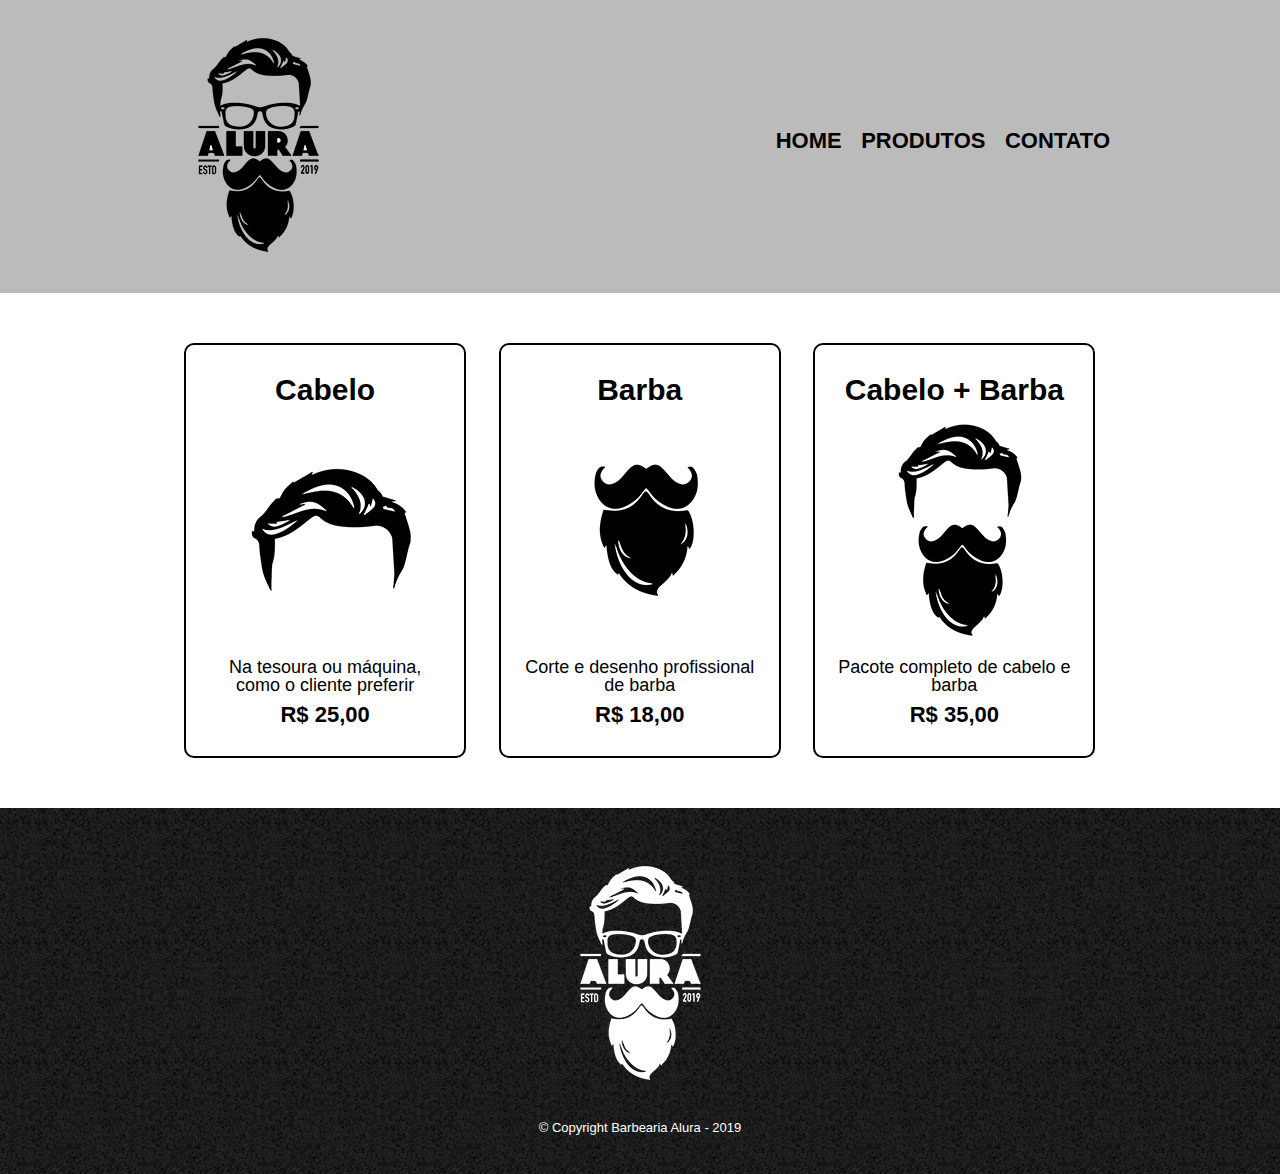
<file: Parte 1 - HTML e CSS/produtos.html>
<!DOCTYPE html>
<html>
	<head>
		<meta charset="UTF-8">
		<title>Produtos - Barbearia Alura</title>

		<link rel="stylesheet" href="./css/reset.css">
		<link rel="stylesheet" href="./css/style.css">
	</head>
	<body>
		<header>
			<div class="caixa">
				<h1><img src="./src/logo.png"></h1>

				<nav>
					<ul>
						<li><a href="index.html">Home</a></li>
						<li><a href="produtos.html">Produtos</a></li>
						<li><a href="contato.html">Contato</a></li>
					</ul>
				</nav>
			</div>
		</header>

		<main>
			<ul class="produtos">
				<li>
					<h2>Cabelo</h2>
					<img src="./src/cabelo.jpg">
					<p class="produto-descricao">Na tesoura ou máquina, como o cliente preferir</p>
					<p class="produto-preco">R$ 25,00</p>
				</li>
				<li>
					<h2>Barba</h2>
					<img src="./src/barba.jpg">
					<p class="produto-descricao">Corte e desenho profissional de barba</p>
					<p class="produto-preco">R$ 18,00</p>
				</li>
				<li>
					<h2>Cabelo + Barba</h2>
					<img src="./src/cabelo+barba.jpg">
					<p class="produto-descricao">Pacote completo de cabelo e barba</p>
					<p class="produto-preco">R$ 35,00</p>
				</li>
			</ul>
		</main>

		<footer>
			<img src="./src/logo-branco.png">
			<p class="copyright">&copy; Copyright Barbearia Alura - 2019</p>
		</footer>
	</body>
</html>
</file>
<file: Parte 1 - HTML e CSS/css/style.css>
body {
	font-family: 'Montaga', sans-serif;
}

header {
	background: #BBBBBB;
	padding: 20px 0;
}

.caixa {
	position: relative;
	width: 940px;
	margin: 0 auto;
}

nav {
	position: absolute;
	top: 110px;
	right: 0;
}

nav li {
	display: inline;
	margin: 0 0 0 15px;
}

nav a {
	text-transform: uppercase;
	color: #000000;
	font-weight: bold;
	font-size: 22px;
	text-decoration: none;
}

nav a:hover {
	color: #C78C19;
	text-decoration: underline;
}

.produtos {
	width: 940px;
	margin: 0 auto;
	padding: 50px 0;
}

.produtos li {
	display: inline-block;
	text-align: center;
	width: 30%;
	vertical-align: top;
	margin: 0 1.5%;
	padding: 30px 20px;
	box-sizing: border-box;
	border: 2px solid #000000;
	border-radius: 10px;
}

.produtos li:hover {
	border-color: #C78C19;
}

.produtos li:active {
	border-color: #088C19;	
}

.produtos li:hover h2 {
	font-size: 34px;
}

.produtos h2 {
	font-size: 30px;
	font-weight: bold;
}

.produto-descricao {
	font-size: 18px;
}

.produto-preco {
	font-size: 22px;
	font-weight: bold;
	margin-top: 10px;
}

footer {
	text-align: center;
	background: url("../src/bg.jpg");
	padding: 40px 0;
}

.copyright {
	color: #FFFFFF;
	font-size: 13px;
	margin: 20px 0 0;
}

form {
	margin: 40px 0;
}

form label, form legend {
	display:block;
	font-size: 20px;
	margin: 0 0 10px;
}

.input-padrao {
	display: block;
	margin: 0 0 20px;
	padding: 10px 25px;
	width: 50%;
}

.checkbox {
	margin: 20px 0;
}

.enviar {
	width:40%;
	padding: 15px 0;
	background: orange;
	color: white;
	font-weight: bold;
	font-size: 18px;
	border: none;
	border-radius: 5px;
	transition: 1s all;
	cursor: pointer;
}

.enviar:hover {
	background: darkorange;
	transform: scale(1.2);
}

table {
	margin: 20px 0 40px;
}

thead {
	background: #555555;
	color: white;
	font-weight: bold;
}

td, th {
	border: 1px solid #000000;
	padding: 8px 15px;
}

/* css da pagina inicial */

.banner {
	width: 100%;
}

.titulo-principal {
	text-align: center;
	font-size: 2em;
	margin: 1em 0 1em;
	clear: left;
}

.principal {
	padding: 3em 0;
	width: 940px;
	margin: 0 auto;
}

.principal p {
	margin: 0 0 1em;
}

.principal strong {
	font-weight: bold;
}

.principal em {
	font-style: italic;
}

.utensilios {
	width: 120px;
	float: left;
	margin: 0 20px 20px 0;
}

.mapa {
	padding: 3em 0;
	background: linear-gradient(#FEFEFE, #888888);
}

.mapa-conteudo {
	width: 940px;
	margin: 0 auto;
}

.mapa p {
	margin: 0 0 2em;
	text-align: center;
}

.beneficios {
	padding: 3em 0;
	background: #888888;
}

.conteudo-beneficios {
	width: 640px;
	margin: 0 auto;
}

.lista-beneficios {
	width: 40%;
	display: inline-block;
	vertical-align: top;
}

.itens {
	line-height: 1.5;
}

.itens:before {
	content: "🟊";
}

.itens:first-child {
	font-weight: bold;
}

.imagem-beneficios {
	width: 60%;
	opacity: 1;
	transition: 400ms;
	box-shadow: 10px 10px 10px 0 #000000;
}

.imagem-beneficios:hover {
	opacity: 0.3;
}

.video {
	width: 560px;
	margin: 2em auto;
}

@media screen and (max-width: 480px) {
    .caixa, .principal, .conteudo-beneficios, .mapa-conteudo, .video {
		width: auto;
	}

	h1 {
		text-align: center;
	}

	nav {
		position: static;
	}

	.lista-beneficios, .imagem-beneficios {
		width: 100%
	}

}
</file>
<file: Parte 4 - Flexbox - Posicione elementos na tela/css/style.css>
body {
	background-color: #F2F5F7;
	font-family: 'Open Sans',Arial,sans-serif;
}

.container {
	width: 94%;
	margin: 0 auto;
}

.cabecalhoPrincipal {
	background-color: #FFF;
	padding: 20px 0;
}

.cabecalhoPrincipal-titulo {
	font-weight: bold;
	font-size: 2em;
	margin-bottom: 20px;
}

.cabecalhoPrincipal-titulo a {
	text-decoration: none;
	color: inherit;
}

.cabecalhoPrincipal-nav-link {
	padding: 10px;
	margin-bottom: 10px;
	color: #9799A6;
	background-color: #FFF;
	text-decoration: none;
	transition: .5s;
	display: block;

	border-bottom: 1px solid #9799A6;
}

.conteudoPrincipal {
	margin-top: 20px;
	margin-bottom: 20px;
}

.subtitulo {
	font-weight: bold;
	font-size: 32px;
	margin-bottom: 10px;
	text-align: center;
}

.conteudoPrincipal-cursos-link {
	height: 100px;
	background-color: #FFF;
	text-align: center;
	margin: 1%;
	transition: .3s;
	box-shadow: 2px 2px 2px #CCC;
	position: relative;
}

.conteudoPrincipal-cursos-link a {
	text-decoration: none;
	color: #000;
	font-weight: bold;
	display: block;
	width: 100%;
	height: 100%;
	position: absolute;
	top: 0;
	left: 0;
}

.conteudoPrincipal-cursos-link:hover {
	box-shadow: 4px 4px 4px #CCC;
}

.conteudoPrincipal-cursos-link a:before {
	content: '';
	display: block;
	width: 50px;
	height: 50px;
	margin: 10px auto;
}

.conteudoPrincipal-cursos-link:nth-child(even) a:before {
	background: url(../img/background1.svg) no-repeat;	
}

.conteudoPrincipal-cursos-link:nth-child(odd) a:before {
	background: url(../img/background2.svg) no-repeat;
}


.rodapePrincipal {
	background-color: #324C64;
	padding-top: 20px;
}

.rodapePrincipal .subtitulo {
	color: #FFF;
}

.rodapePrincipal-navMap-link {
	text-decoration: none;
	color: #FFF;
	margin-top: 10px;
}

.rodapePrincipal-navMap-link {
	font-size: .9em;
}

.navmap-list-title {
	font-weight: 700;
	font-size: 1.3em;
	margin: .9em 0;
	padding-left: .3em;
	padding-top: .2em;
	padding-bottom: .2em;
}

.navmap-list-title + .rodapePrincipal-navMap-link {
	margin-top: 0;
}

.navmap-list-title-bancoDeDados { color: #EC6E5A; border-left: 4px solid #EC6E5A; }
.navmap-list-title-framework { color: #AD85BF; border-left: 4px solid #AD85BF; }
.navmap-list-title-frontend { color: #5EC6F3; border-left: 4px solid #5EC6F3; }
.navmap-list-title-backend { color: #25D285; border-left: 4px solid #25D285; }

.rodapePrincipal-patrocinadores {
	margin-top: 30px;
	background: #F2F5F7;
	padding: 20px 0;
}

.rodapePrincipal-contatoForm {
	margin-top: 20px;
	text-align: center;
}

.rodapePrincipal-contatoForm label[for=email-contato] {
	font-weight: bold;
	font-size: 14px;
	color: #000;
	margin-bottom: 5px;
	display: block;
}

.rodapePrincipal-contatoForm-emailInput {
	border-top-left-radius: 5px;
	border-bottom-left-radius: 5px;
	padding: 10px;
}

.rodapePrincipal-contatoForm-submit {
	border-top-right-radius: 5px;
	border-bottom-right-radius: 5px;
	background-color: #4DBA7A;
	color: #FFF;
	cursor: pointer;
	
}

.rodapePrincipal-contatoForm-submit,
.rodapePrincipal-contatoForm-emailInput {
	outline: 0;
	border: 1px solid #4DBA7A;
	box-sizing: border-box;
	font-size: 16px;
}

.videoSobre {
	background-color: #5E9EDC;
	padding: 25px 0;

}

.videoSobre-video {
	max-width: 100%;
}

.videoSobre .container {
	color: #FFF;
}

.videoSobre-sobre-title {
	font-size: 1.2em;
	font-weight: bolder;
}

.videoSobre-sobre {
	font-size: 1.3em;
	line-height: 2;
}

.videoSobre-button {
	border-radius: 8px;
	background-color: #ec6e5a;
	display: block;
	color: #FFF;
	border: none;
	height: 50px;
	font-size: .8em;
	outline: none;
}

.rodapePrincipal-contatoForm-legend {
	margin-bottom: 10px;
}

@media(min-width: 769px) {

	.container {
		width: 85%;	
	}

	.subtitulo {
		text-align: left;
	}

	.cabecalhoPrincipal-nav-link {
		border-radius: 5px;
		border: 1px solid #9799A6;
	}

	.cabecalhoPrincipal-nav-link:hover {
		color: #FFF;
		background-color: #9799A6;
	}

	.cabecalhoPrincipal-titulo {
		margin: 0;
	}

	.cabecalhoPrincipal-nav {
		width: auto;
	}

	.cabecalhoPrincipal-nav-link {
		width: auto;
		margin: 0 0 0 10px;
	}

	.rodapePrincipal-contatoForm {
		margin-top: 0;
		text-align: left;
	}

	.conteudoPrincipal-cursos-link:nth-child(3n) {
		margin-right: 0;
	}

	.conteudoPrincipal-cursos-link:nth-child(3n+1) {
		margin-left: 0;
	}

}

@media(min-width: 1000px) {
	.conteudoPrincipal-cursos-link {
		margin: 1.333%;
	}

	.conteudoPrincipal-cursos-link:nth-child(3n) {
		margin-right: 1.33%;
	}

	.conteudoPrincipal-cursos-link:nth-child(3n+1) {
		margin-left: 1.333%;
	}

	.conteudoPrincipal-cursos-link:nth-child(4n) {
		margin-right: 0;
	}

	.conteudoPrincipal-cursos-link:nth-child(4n+1) {
		margin-left: 0;
	}

	.videoSobre-sobre {
		margin-left: 1.5em;
	}

}
</file>
<file: Parte 4 - Flexbox - Posicione elementos na tela/css/flexbox.css>
.cabecalhoPrincipal .container {
	display: flex;
	align-items: center;
	justify-content: space-between;
}

.cabecalhoPrincipal-nav {
	display: flex;
}

.rodapePrincipal-patrocinadores .container {
	display: flex;
	justify-content: space-between;
}

.rodapePrincipal-patrocinadores-list {
	display: flex;
	align-items: center;
	justify-content: space-around;
	width: 70%;
	margin-right: 5%;
}

.rodapePrincipal-contatoForm {
	width: 25%;
}

.rodapePrincipal-contatoForm-fieldset {
	display: flex;
}

.rodapePrincipal-navMap-list {
	display: flex;
	/* flex-direction: column;
    flex-wrap: wrap; */
    /*Flex-Flow é um atalho para as tag's wrap e direction, sendo o wrap responsavle por fazer com que quando o conteudo chegue no limite do tamanho, ele quebre a linha e va para o lado.*/
	flex-flow: column wrap;
	height: 250px;
}

.conteudoPrincipal-cursos {
	display: flex;
    flex-flow: row-reverse wrap;
}

.conteudoPrincipal-cursos-link {
	width: 23%;
	margin: 1%;
}

.conteudoPrincipal-cursos-link:nth-child(4n) {
	margin-right: 0;
}

.conteudoPrincipal-cursos-link:nth-child(4n+1) {
	margin-left: 0;
}

.videoSobre .container {
    display: flex;
}

.videoSobre-sobre {
    text-align: center;
    display: flex;
    flex-direction: column;
    flex-grow: 2;
}

.videoSobre-sobre-list {
    flex-grow: 1;
}

.videoSobre-video {
    flex-grow: 1;
    flex-shrink: 2;
}

.videoSobre-button {
    align-self: center;
    width: 75%;
}


/*iniciando o mobile*/
@media (max-width: 768px) {
    .cabecalhoPrincipal-nav {
        flex-direction: column;
    }
    
    .cabecalhoPrincipal .container {
        flex-direction: column;
        align-items: initial;
        text-align: center;
    }
    
    .conteudoPrincipal-cursos {
        flex-direction: column;
    }
    
    .conteudoPrincipal-cursos-link {
        width: 100%;
    }
    
    .rodapePrincipal-navMap-list {
        height: auto;
    }
    
    .rodapePrincipal-patrocinadores .container {
        flex-direction: column;
        align-items: center;
    }
    
    .rodapePrincipal-patrocinadores-list {
        margin: 0;
        width: 100%;
    }
    .rodapePrincipal-contatoForm {
        width: 100%;
    }
    
    .rodapePrincipal-contatoForm-fieldset {
        justify-content: center;
    }

    .cabecalhoPrincipal-nav-link-app { 
        order: -1;
    }

    .videoSobre .container {
        flex-direction: column;
    }

    .videoSobre-video {
        margin: 0 auto;
    }
}
</file>
<file: Parte 6 - Arquitetura CSS/assets/css/cabecalho.css>
.cabecalho {
    align-items: center;
    background: #f9f9f9;
    display: flex;
    justify-content: space-between;
    padding-left: 2rem;
    padding-right: 2rem;
}
</file>
<file: Parte 6 - Arquitetura CSS/assets/css/menu/menu-item.css>
.menu__item {
    list-style: none;
}

.menu__item:last-child .menu__link{
    margin-right: 0;
}
</file>
<file: Parte 6 - Arquitetura CSS/assets/css/menu/menu-lista.css>
.menu__lista {
    display: flex;
}
</file>
<file: Parte 6 - Arquitetura CSS/assets/css/menu/menu-link.css>
.menu__link {
    color: #808080;
    margin-right: 1.25rem;
    text-decoration: none;
    text-transform: lowercase;
}

.menu__link.ativo {
    color: #333333;
    font-weight: bold;
}

.menu__link:hover {
    text-decoration: underline;
}
</file>
<file: Parte 6 - Arquitetura CSS/assets/css/banner/banner-imagem.css>
.banner__imagem {
    height: calc(100vh - 72px);
    width: 100%;
}
</file>
<file: Parte 6 - Arquitetura CSS/assets/css/banner/banner-titulo.css>
.banner__titulo {
    font-family: Pacifico, cursive;
    color: #FDFDFD;
    font-size: 5.0625rem;
    position: absolute;
    left: 50%;
    text-shadow: 0 4px 4px rgba(0, 0, 0, 0.75);
    top: 50%;
    text-align: center;
    transform: translate(-50%, -50%);
    width: 100%;
}
</file>
<file: Parte 6 - Arquitetura CSS/assets/css/banner/banner.css>
.banner {
    position: relative;
}
</file>
<file: Parte 6 - Arquitetura CSS/assets/css/sobre/sobre.css>
.sobre {
    padding: 2.5rem;
    text-align: center;
}
</file>
<file: Parte 6 - Arquitetura CSS/assets/css/sobre/sobre-titulo.css>
.sobre__titulo {
    color: #8d0606;
    font-family: Pacifico, cursive;
    font-size: 3.1875rem;
}
</file>
<file: Parte 6 - Arquitetura CSS/assets/css/sobre/sobre-descricao.css>
.sobre__descricao {
    color: #595959;
    font-size: 1.75rem;
    font-weight: 100;
}
</file>
<file: Parte 6 - Arquitetura CSS/assets/css/receitas/receitas.css>
.receitas {
    background: #e5e5e5;
    display: flex;
    flex-wrap: wrap;
    padding: 5rem 0 0 5rem;
}
</file>
<file: Parte 6 - Arquitetura CSS/assets/css/receitas/receita.css>
.receita {
    background: #fdfdfd;
    display: flex;
    flex-direction: column;
    margin-bottom: 5rem;
    margin-right: 5rem;
    width: calc(25% - 5rem);
}
</file>
<file: Parte 6 - Arquitetura CSS/assets/css/receitas/receita-titulo.css>
.receita__titulo {
    font-size: 1.4375rem;
}
</file>
<file: Parte 6 - Arquitetura CSS/assets/css/receitas/receita-descricao.css>
.receita__descricao {
   font-size: 1.1875;
   line-height: 1.5;
   text-align: justify;
}
</file>
<file: Parte 6 - Arquitetura CSS/assets/css/receitas/receita-imagem.css>
.receita__imagem {
    height: 200px;
}
</file>
<file: Parte 6 - Arquitetura CSS/assets/css/receitas/receita-conteudo.css>
.receita__conteudo {
    padding: 1rem;
}
</file>
<file: Parte 6 - Arquitetura CSS/assets/css/receitas/receita-botao.css>
.receita__botao {
    background: #8D0606;
    border: none;
    border-radius: 5px;
    color: #fdfdfd;
    padding: 1rem;
    transition: all .5s ease-in-out;
}

.receita__botao:hover {
    background: #620404;
    cursor: pointer;
}
</file>
<file: Parte 6 - Arquitetura CSS/assets/css/quemSomos/quemSomos.css>
.quem-somos {
    text-align: center;
    padding: 3rem;
}
</file>
<file: Parte 6 - Arquitetura CSS/assets/css/quemSomos/quemSomos-descricao.css>
.quem-somos__descricao {
    font-weight: 100;
    color: #595959;
    font-size: 1.75rem;
}
</file>
<file: Parte 6 - Arquitetura CSS/assets/css/quemSomos/quemSomos-titulo.css>
.quem-somos__titulo {
    margin-bottom: 1rem;
    color: #8D0606;
    font-family: Pacifico, cursive;
    font-size: 3.1875rem;    
}
</file>
<file: Parte 5 - CSS Grid - Simplificando layouts/alura-store/assets/css/style.css>
.app {
    background: #f1f1f1;
    display: grid;  
    font-family: Arial, Helvetica, sans-serif;
    grid-template-areas: 
    "cabecalho"
    "conteudo"
    "rodape";
    grid-template-columns: auto;
    grid-template-rows: 50px auto auto;
}

.cabecalho {
    display: flex;
    align-items: center;
    grid-area: cabecalho;
    padding: 0 2rem;
}
 
.conteudo {
    grid-area: conteudo;
    padding: 0 2rem;
}

.rodape {
    background: #fdfdfd;
    color: #333333;
    font-size: .8rem;
    grid-area: rodape;
    padding: 1rem;
    text-align: center;
}
</file>
<file: Parte 5 - CSS Grid - Simplificando layouts/alura-store/assets/css/destaques.css>
.caixa {
    justify-content: flex-end;
    display: flex;
    align-items: flex-end;
}

.destaques {
    display: grid;
    grid-gap: .3rem;
    grid-template-columns: 25% 25% 25% 25%;
    grid-template-rows: 33.33% 33.33% 33.33%;
    height: calc(100vh - 50px);
}


.destaques__titulo {
    background: rgba(0, 0, 0, .5);
    color: #fdfdfd;
    padding: .6rem;
    text-align: center;
    width: 100%;
}

.destaques__principal {
    background: url('../img/fortnite.jpg') center / cover no-repeat;
    grid-row: 1/ 3;
}

.destaques__secundario:nth-child(2) {
    background: url('../img/pubg.jpg') center / cover no-repeat;
}

.destaques__secundario:nth-child(3) {
    background: url('../img/slack.png') center / cover no-repeat;
}

.destaques__secundario:nth-child(4) {
    background: url('../img/whatsapp.png') center / cover no-repeat;
}

.destaques__secundario:nth-child(5) {
    background: url('../img/cs-go.jpg') center / cover no-repeat;
}

.destaques__categorias {
    grid-row: 3 / 3;
}

.destaques__categorias___lista {
    display: flex;
    flex-wrap: wrap;
    height: 100%;
    justify-content: space-between;
}

.destaques__categorias___item {
    display: flex;
    align-items: center;
    background: #fdfdfd;
    border-left: 5px solid transparent;
    color: #333333;
    padding: 1rem;
    width: 50%;
}

.destaques__categorias___link {
    color: inherit;
}
</file>
<file: Parte 5 - CSS Grid - Simplificando layouts/alura-store/assets/css/populares.css>
.populares {
    padding: 3rem 0;
}

.populares__conteudo {
    display: flex;
    flex-wrap: wrap;
    grid-area: conteudo;
    padding: 1rem 0;
}

.populares__card {
    background: #FDFDFD;
    display: grid;
    grid-template-areas:
    "card-imagem"
    "card-corpo";
    grid-template-columns: 100% 100;
}

.populares__card___imagem:last-child {
    margin-right: 0;
}

.populares__card___imagem {
    grid-area: card-imagem;
    height: 100%;
    width: 100%;
}

.populares__card___corpo {
    display: grid;
    grid-area: card-corpo;
    grid-gap: .5em;
    grid-template-areas:
        "card-cabecalho"
        "card-conteudo";
        grid-template-rows: 50px auto;
    padding: .75rem;
}

.populares__card___titulo {
    color: #333333;
    font-size: 2rem;
    font-weight: bold;
}

.populares__card___data {
    font-size: 1rem;
    color: #808080;
}

.populares__card___descricao {
    color: #333333;
    text-align: justify;
    line-height: 1.5;
    margin: 1rem 0;
}

.populares__titulo {
    font-weight: 500;
}

.populares__icone {
    margin-right: 1rem;
}

.populares__cabecalho {
    display: flex;
    justify-content: space-between;
    border-bottom: 2px solid #dcdcdc;;
}

.populares__botao {
    background: transparent;
    border: none;
    color: #333333;
}
</file>
<file: Parte 5 - CSS Grid - Simplificando layouts/alura-store/assets/css/menu.css>
.menu__link {
    padding: .5rem 1.5rem;
    color: #333333;
}

.menu__link:hover, .menu__link.ativo {
    border-bottom: 2px solid #0073e6;
}
</file>
<file: Parte 5 - CSS Grid - Simplificando layouts/alura-store/assets/css/responsivo.css>
@media screen and (min-width: 0) {
    .destaques__principal, .destaques__categorias {
        grid-column: 1 / 5;
    }
    .destaques__secundario:nth-child(2) {
        display: none;
        grid-column: none;
        grid-row: none;
    }
    .destaques__secundario:nth-child(3) {
        display: none;
        grid-column: none;
        grid-row: none;
    }
    .destaques__secundario:nth-child(4) {
        display: none;
        grid-column: none;
        grid-row: none;
    }
    .destaques__secundario:nth-child(5) {
        display: none;
        grid-column: none;
        grid-row: none;
    }

    .populares__conteudo {
        flex-direction: column;
    }

    .populares__card {
        grid-template-rows: 150px auto;
        width: 100%;
        margin-bottom: 2rem;
        margin-right: 0;
    }
}

@media screen and (min-width: 768px){
    .destaques__principal {
        grid-column: 1 / 4;
    }
    .destaques__secundario:nth-child(2) {
        display: flex;
        grid-column: 4 / 4;
        grid-row: 1 / 1;
    }
    .destaques__secundario:nth-child(3) {
        display: flex;
        grid-column: 4 / 4;
        grid-row: 2 / 2;
    }
    .destaques__secundario:nth-child(4) {
        display: flex;
        grid-column: 4 / 4;
        grid-row: 3 / 3;
    }
    .destaques__secundario:nth-child(5) {
        display: flex;
        grid-column: 3 / 3;
        grid-row: 3 / 3;
    }
    .destaques__categorias{
        grid-column: 1 / 3;
    }

    .populares__conteudo {
        flex-direction: row;
    }

    .populares__card {
        grid-template-rows: 173px auto;
        margin-right: 1rem;
        width: calc(50% - 1rem);
    }
}

@media screen and (min-width: 992px){
    .populares__card {
        width: calc(33.33% - 1rem);
    }
}

@media screen and (min-width: 1200px){
    .populares__card {
        margin-bottom: 0;
        width: calc(20% - 1rem);
    }
}
</file>
